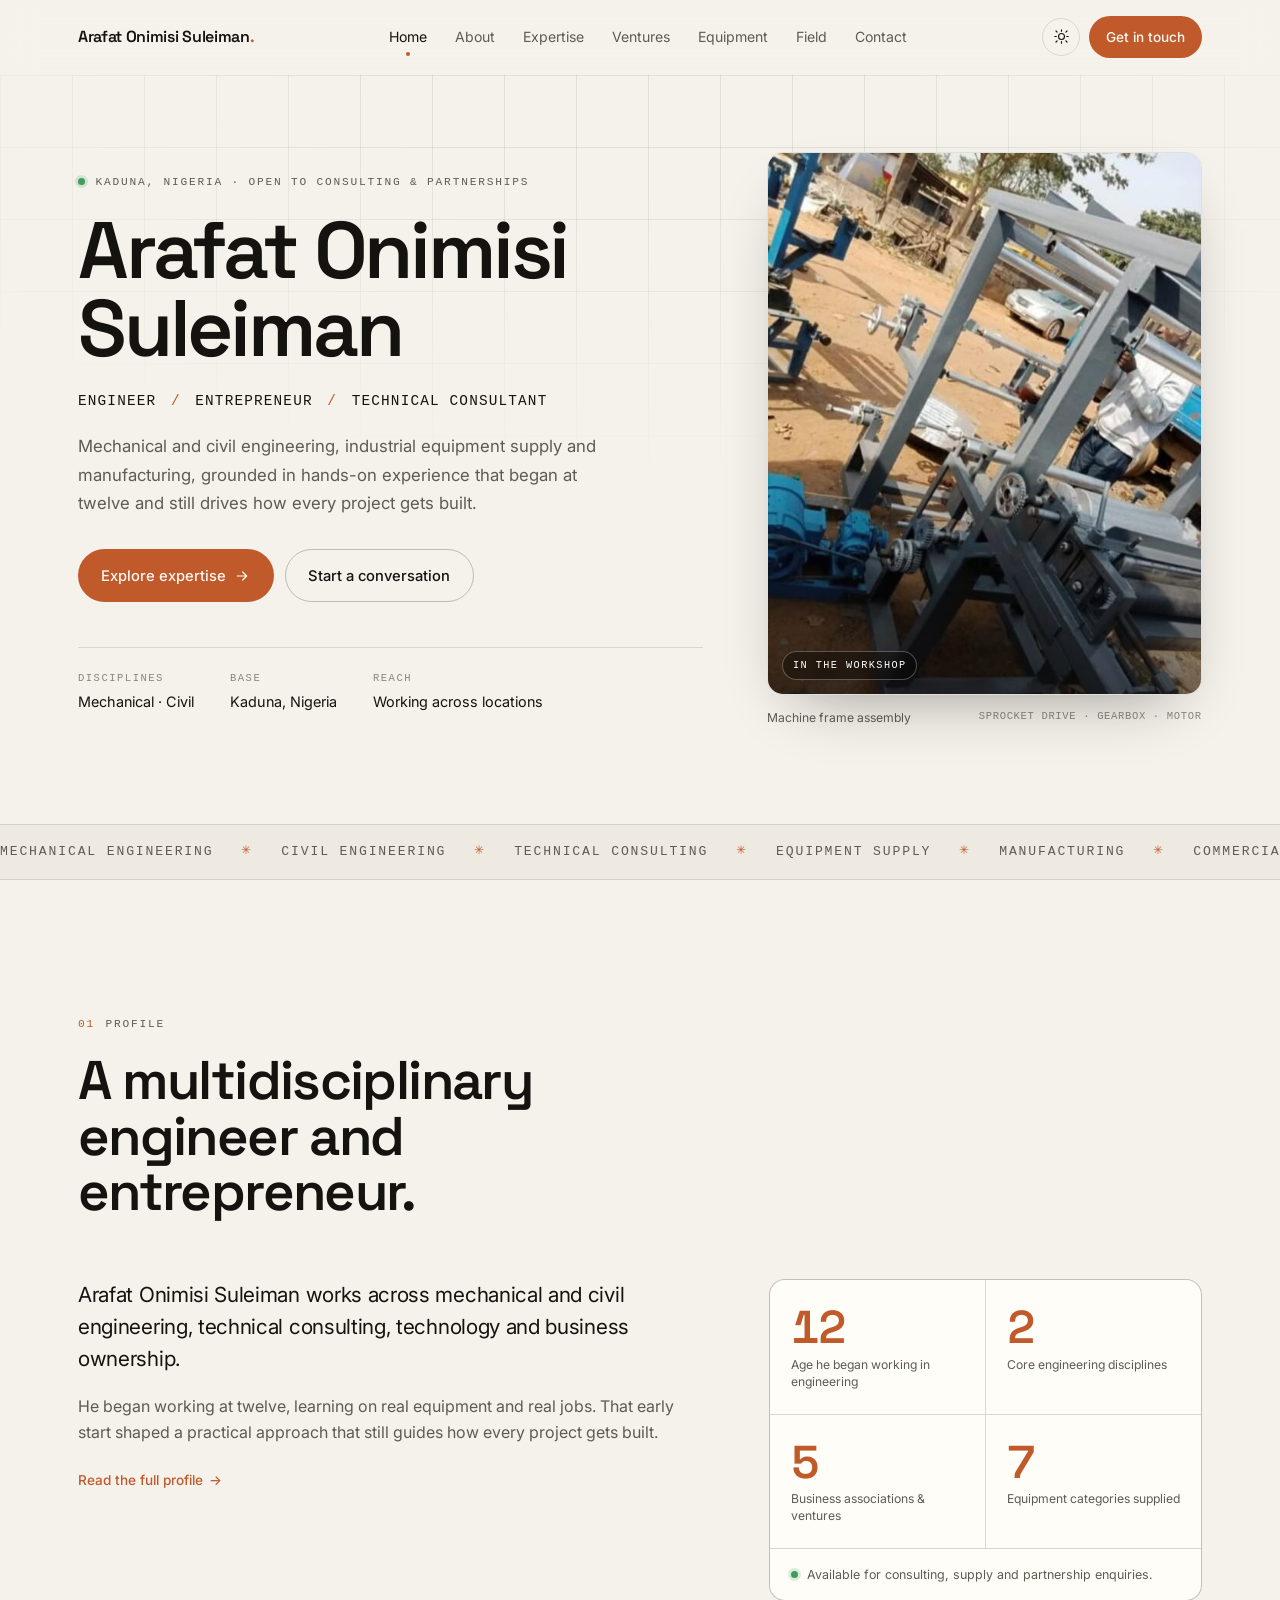
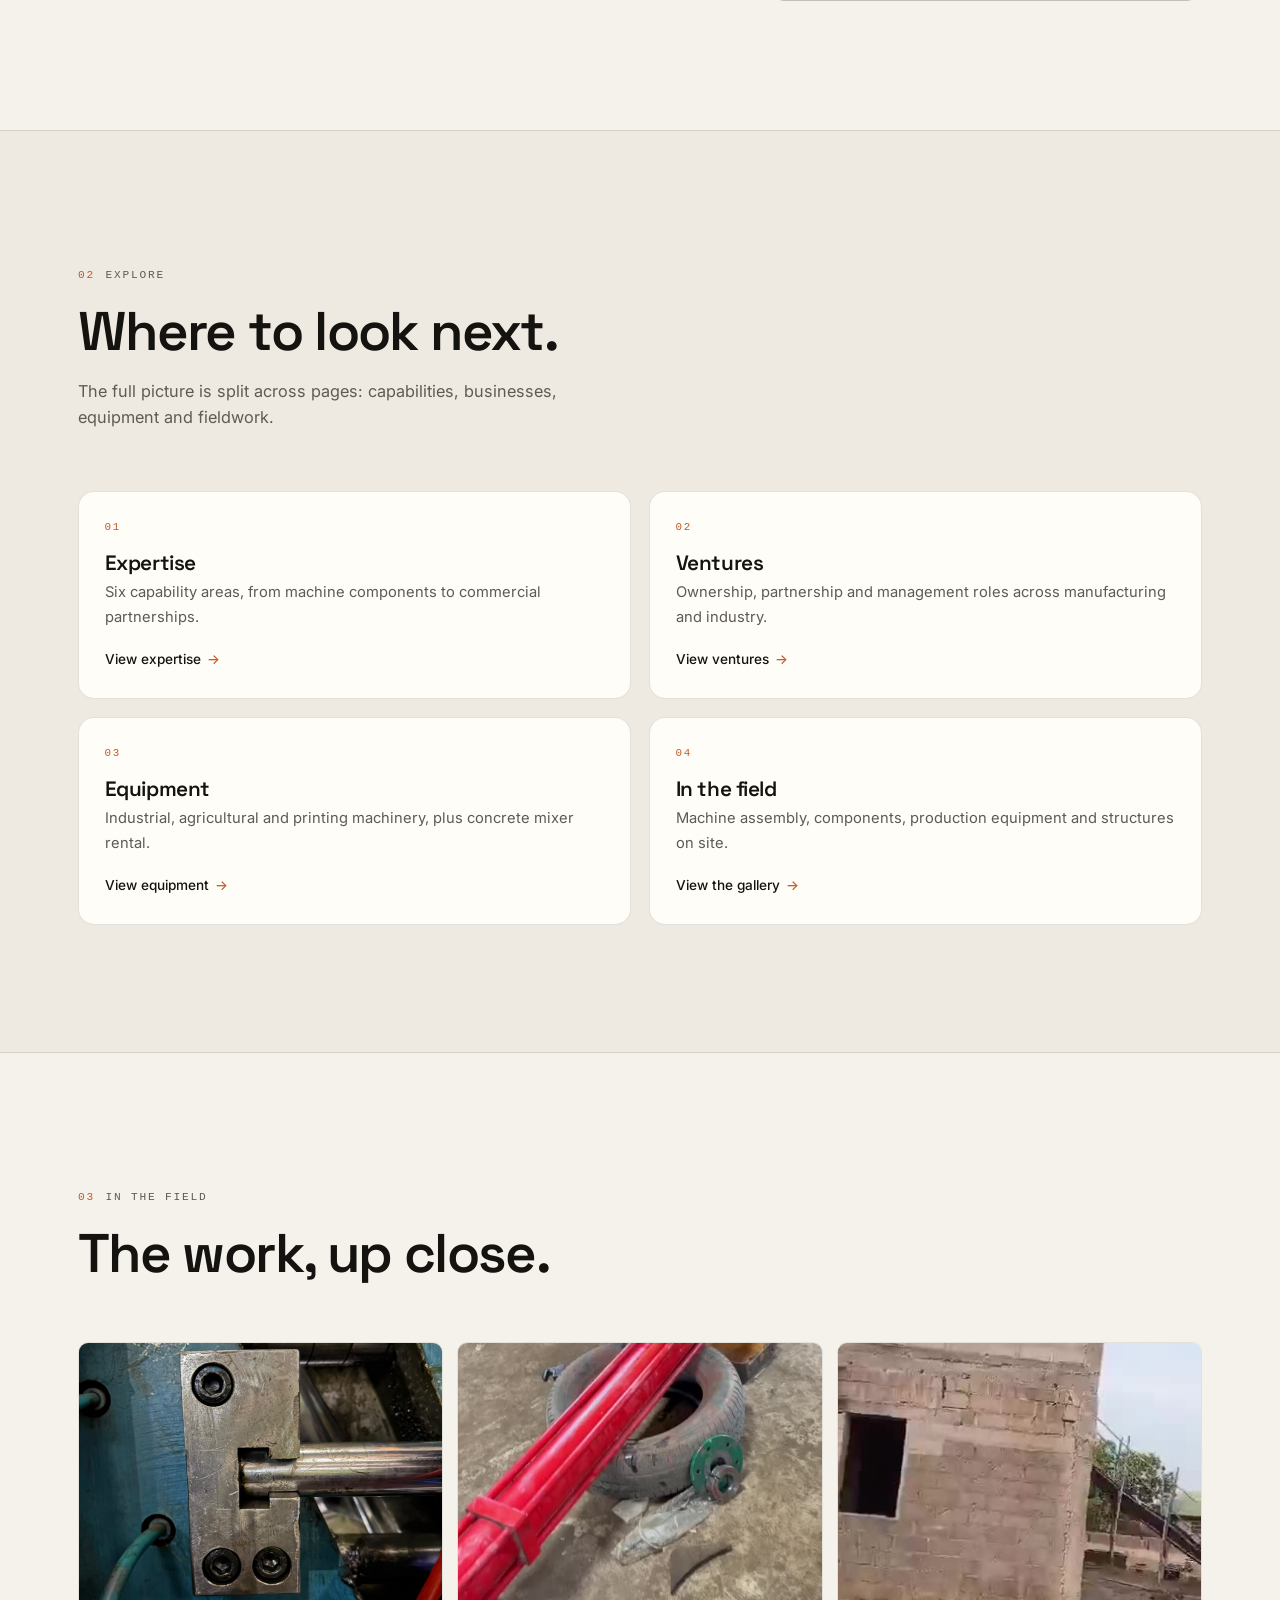
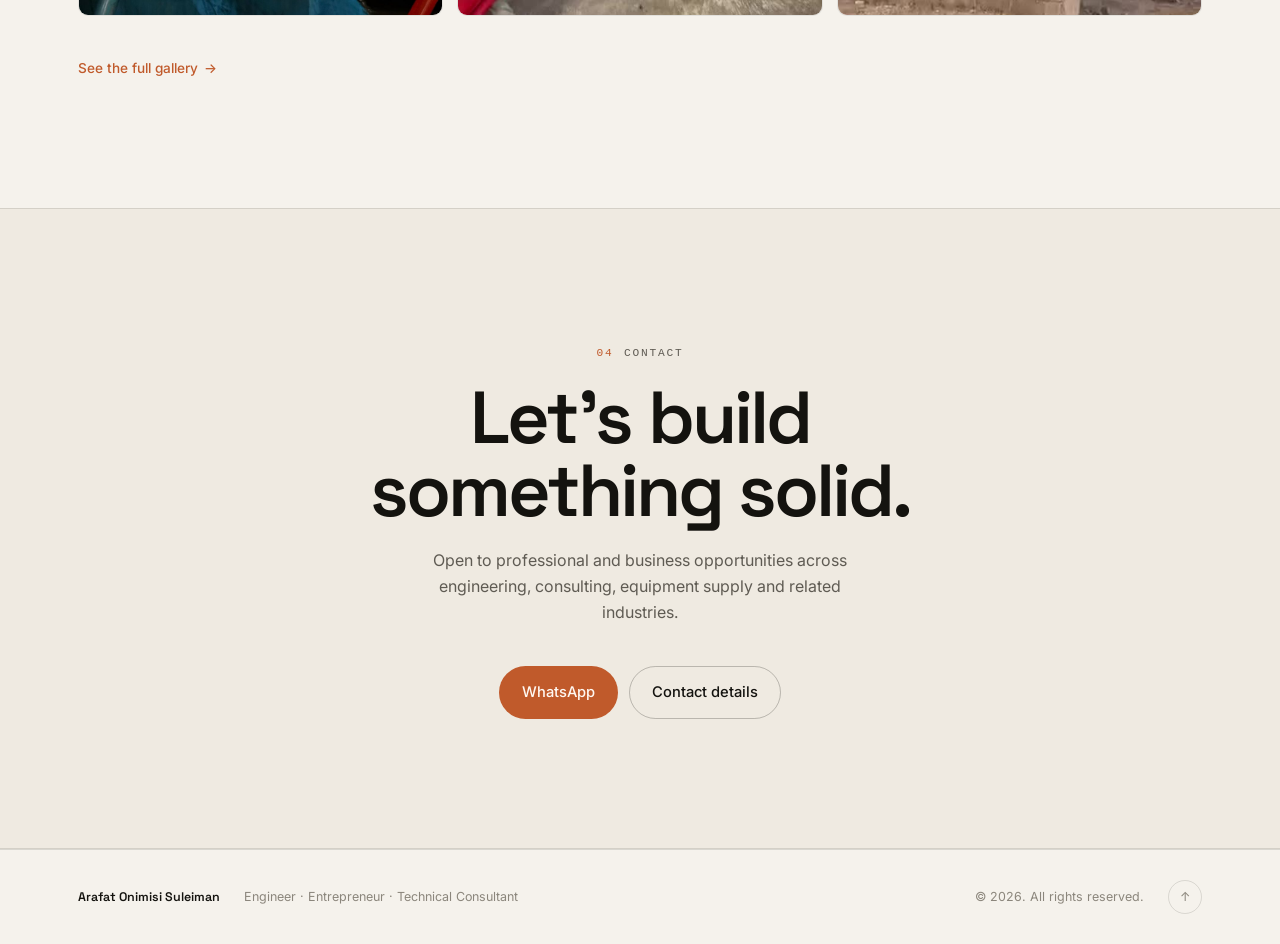
<file: index.html>
<!doctype html>
<html lang="en" data-theme="light">
<head>
  <meta charset="utf-8" />
  <meta name="viewport" content="width=device-width, initial-scale=1" />

  <title>Arafat Onimisi</title>
  <meta name="description" content="Arafat Onimisi Suleiman, mechanical and civil engineer, entrepreneur and technical consultant. Industrial equipment supply, manufacturing, block production and commercial partnerships across Nigeria." />
  <meta name="author" content="Arafat Onimisi Suleiman" />
  <meta name="theme-color" content="#f5f2ec" />

  <meta property="og:type" content="website" />
  <meta property="og:site_name" content="Arafat Onimisi" />
  <meta property="og:url" content="https://arafatonimisi.onrender.com/" />
  <meta property="og:title" content="Arafat Onimisi Suleiman | Engineer & Entrepreneur" />
  <meta property="og:description" content="Arafat Onimisi Suleiman, mechanical and civil engineer, entrepreneur and technical consultant. Industrial equipment supply, manufacturing, block production and commercial partnerships across Nigeria." />
  <meta property="og:image" content="https://arafatonimisi.onrender.com/assets/img/og-cover.png?v=2" />
  <meta property="og:image:secure_url" content="https://arafatonimisi.onrender.com/assets/img/og-cover.png?v=2" />
  <meta property="og:image:type" content="image/png" />
  <meta property="og:image:width" content="1200" />
  <meta property="og:image:height" content="630" />
  <meta property="og:image:alt" content="Monochrome abstract image supplied by Arafat Onimisi" />
  <meta name="twitter:image" content="https://arafatonimisi.onrender.com/assets/img/og-cover.png?v=2" />
  <meta name="twitter:card" content="summary_large_image" />

  <link rel="icon" href="favicon.ico" sizes="any" />
  <link rel="icon" type="image/png" sizes="32x32" href="assets/img/favicon-32.png" />
  <link rel="icon" type="image/png" sizes="192x192" href="assets/img/favicon-192.png" />
  <link rel="apple-touch-icon" href="assets/img/apple-touch-icon.png" />

  <link rel="preconnect" href="https://fonts.googleapis.com" />
  <link rel="preconnect" href="https://fonts.gstatic.com" crossorigin />
  <link href="https://fonts.googleapis.com/css2?family=Space+Grotesk:wght@400;500;600;700&family=Inter:wght@300;400;500;600&display=swap" rel="stylesheet" />

  <link rel="stylesheet" href="assets/css/styles.css" />

  <script type="application/ld+json">
  {
    "@context": "https://schema.org",
    "@type": "Person",
    "name": "Arafat Onimisi Suleiman",
    "jobTitle": "Engineer, Entrepreneur & Technical Consultant",
    "birthPlace": "Kaduna, Nigeria",
    "email": "mailto:Onimisi2005@outlook.com",
    "telephone": "+2348035453309",
    "sameAs": ["https://www.linkedin.com/in/arafat-suleiman-65b3b8356/"],
    "knowsAbout": [
      "Mechanical Engineering", "Civil Engineering", "Technical Consulting",
      "Industrial Equipment Supply", "Manufacturing", "Business Management"
    ]
  }
  </script>
</head>
<body data-page="index.html">
  <a class="skip-link" href="#main">Skip to content</a>

  <header class="site-header" id="site-header">
    <div class="container header-inner">
      <a class="brand" href="index.html" aria-label="Arafat Onimisi Suleiman, home page">
        <span class="brand-text">Arafat Onimisi Suleiman<span class="brand-dot">.</span></span>
      </a>

      <nav class="nav" id="nav" aria-label="Primary">
        <a href="index.html" aria-current="page">Home</a>
        <a href="about.html">About</a>
        <a href="expertise.html">Expertise</a>
        <a href="ventures.html">Ventures</a>
        <a href="equipment.html">Equipment</a>
        <a href="field.html">Field</a>
        <a href="contact.html">Contact</a>
      </nav>

      <div class="header-actions">
        <button class="icon-btn" id="theme-toggle" type="button" aria-label="Switch theme" aria-pressed="false">
          <svg class="ico ico-sun" viewBox="0 0 24 24" fill="none" stroke="currentColor" stroke-width="1.6" stroke-linecap="round" aria-hidden="true">
            <circle cx="12" cy="12" r="4.2"/><path d="M12 2.5v2.2M12 19.3v2.2M4.2 4.2l1.6 1.6M18.2 18.2l1.6 1.6M2.5 12h2.2M19.3 12h2.2M4.2 19.8l1.6-1.6M18.2 5.8l1.6-1.6"/>
          </svg>
          <svg class="ico ico-moon" viewBox="0 0 24 24" fill="none" stroke="currentColor" stroke-width="1.6" stroke-linecap="round" stroke-linejoin="round" aria-hidden="true">
            <path d="M20 14.2A8.4 8.4 0 0 1 9.8 4a8.6 8.6 0 1 0 10.2 10.2Z"/>
          </svg>
        </button>

        <a class="btn btn-sm btn-primary header-cta" href="contact.html">Get in touch</a>

        <button class="icon-btn menu-btn" id="menu-btn" type="button" aria-label="Open menu" aria-expanded="false" aria-controls="nav">
          <span class="menu-bars" aria-hidden="true"><i></i><i></i></span>
        </button>
      </div>
    </div>
  </header>

  <main id="main">
    <section class="hero grid-bg" id="top">
      <div class="container hero-grid">
        <div class="hero-copy">
          <p class="eyebrow reveal">
            <span class="dot-live" aria-hidden="true"></span>
            Kaduna, Nigeria · Open to consulting &amp; partnerships
          </p>

          <h1 class="hero-title reveal">
            Arafat Onimisi<br />Suleiman
          </h1>

          <p class="hero-role reveal">
            Engineer <span class="sep">/</span> Entrepreneur <span class="sep">/</span> Technical Consultant
          </p>

          <p class="hero-lede reveal">
            Mechanical and civil engineering, industrial equipment supply and
            manufacturing, grounded in hands-on experience that began at twelve
            and still drives how every project gets built.
          </p>

          <div class="hero-cta reveal">
            <a class="btn btn-primary" href="expertise.html">
              Explore expertise
              <svg viewBox="0 0 24 24" fill="none" stroke="currentColor" stroke-width="1.8" stroke-linecap="round" stroke-linejoin="round" aria-hidden="true"><path d="M5 12h13M13 6l6 6-6 6"/></svg>
            </a>
            <a class="btn btn-ghost" href="contact.html">Start a conversation</a>
          </div>

          <ul class="hero-meta reveal">
            <li><span class="meta-k">Disciplines</span><span class="meta-v">Mechanical · Civil</span></li>
            <li><span class="meta-k">Base</span><span class="meta-v">Kaduna, Nigeria</span></li>
            <li><span class="meta-k">Reach</span><span class="meta-v">Working across locations</span></li>
          </ul>
        </div>

        <figure class="hero-figure reveal">
          <div class="hero-photo">
            <img src="assets/img/hero-machine.jpg" alt="Steel machine frame with sprocket drive, gearbox and electric motor under assembly" width="563" height="743" />
            <span class="photo-badge">In the workshop</span>
          </div>
          <figcaption class="hero-cap">
            <span>Machine frame assembly</span>
            <span class="cap-meta">Sprocket drive · gearbox · motor</span>
          </figcaption>
        </figure>
      </div>
    </section>

    <div class="strip" aria-hidden="true">
      <div class="strip-track">
        <span>Mechanical Engineering</span><i>✳</i>
        <span>Civil Engineering</span><i>✳</i>
        <span>Technical Consulting</span><i>✳</i>
        <span>Equipment Supply</span><i>✳</i>
        <span>Manufacturing</span><i>✳</i>
        <span>Commercial Partnerships</span><i>✳</i>
        <span>Mechanical Engineering</span><i>✳</i>
        <span>Civil Engineering</span><i>✳</i>
        <span>Technical Consulting</span><i>✳</i>
        <span>Equipment Supply</span><i>✳</i>
        <span>Manufacturing</span><i>✳</i>
        <span>Commercial Partnerships</span><i>✳</i>
      </div>
    </div>

    <section class="section" id="profile">
      <div class="container">
        <header class="section-head reveal">
          <p class="eyebrow"><span class="idx">01</span> Profile</p>
          <h2 class="section-title">A multidisciplinary<br />engineer and entrepreneur.</h2>
        </header>

        <div class="about-grid">
          <div class="about-copy reveal">
            <p class="lede">
              Arafat Onimisi Suleiman works across mechanical and civil
              engineering, technical consulting, technology and business
              ownership.
            </p>
            <p>
              He began working at twelve, learning on real equipment and real
              jobs. That early start shaped a practical approach that still
              guides how every project gets built.
            </p>
            <a class="link-arrow" href="about.html">Read the full profile <span aria-hidden="true">→</span></a>
          </div>
          <aside class="stats reveal" aria-label="Key figures">
            <div class="stat">
              <span class="stat-num" data-count="12">0</span>
              <span class="stat-label">Age he began working in engineering</span>
            </div>
            <div class="stat">
              <span class="stat-num" data-count="2">0</span>
              <span class="stat-label">Core engineering disciplines</span>
            </div>
            <div class="stat">
              <span class="stat-num" data-count="5">0</span>
              <span class="stat-label">Business associations &amp; ventures</span>
            </div>
            <div class="stat">
              <span class="stat-num" data-count="7">0</span>
              <span class="stat-label">Equipment categories supplied</span>
            </div>
            <div class="stat-note">
              <span class="dot-live" aria-hidden="true"></span>
              Available for consulting, supply and partnership enquiries.
            </div>
          </aside>
        </div>
      </div>
    </section>

    <section class="section section-alt" id="explore">
      <div class="container">
        <header class="section-head reveal">
          <p class="eyebrow"><span class="idx">02</span> Explore</p>
          <h2 class="section-title">Where to look next.</h2>
          <p class="section-sub">The full picture is split across pages: capabilities, businesses, equipment and fieldwork.</p>
        </header>

        <div class="index-grid">
          <a class="index-card reveal" href="expertise.html">
            <span class="index-no">01</span>
            <h3>Expertise</h3>
            <p>Six capability areas, from machine components to commercial partnerships.</p>
            <span class="index-link">View expertise <span aria-hidden="true">→</span></span>
          </a>
          <a class="index-card reveal" href="ventures.html">
            <span class="index-no">02</span>
            <h3>Ventures</h3>
            <p>Ownership, partnership and management roles across manufacturing and industry.</p>
            <span class="index-link">View ventures <span aria-hidden="true">→</span></span>
          </a>
          <a class="index-card reveal" href="equipment.html">
            <span class="index-no">03</span>
            <h3>Equipment</h3>
            <p>Industrial, agricultural and printing machinery, plus concrete mixer rental.</p>
            <span class="index-link">View equipment <span aria-hidden="true">→</span></span>
          </a>
          <a class="index-card reveal" href="field.html">
            <span class="index-no">04</span>
            <h3>In the field</h3>
            <p>Machine assembly, components, production equipment and structures on site.</p>
            <span class="index-link">View the gallery <span aria-hidden="true">→</span></span>
          </a>
        </div>
      </div>
    </section>

    <section class="section" id="field-preview">
      <div class="container">
        <header class="section-head reveal">
          <p class="eyebrow"><span class="idx">03</span> In the field</p>
          <h2 class="section-title">The work, up close.</h2>
        </header>

        <div class="preview-grid reveal">
          <a href="field.html"><img src="assets/img/work/detail-die.jpg" alt="Machined steel block with hex bolts inside a blue machine housing" loading="lazy" /></a>
          <a href="field.html"><img src="assets/img/posters/machine-build.jpg" alt="Red machine component under assembly in the workshop" loading="lazy" /></a>
          <a href="field.html"><img src="assets/img/posters/block-work.jpg" alt="Concrete block structure under construction with scaffolding" loading="lazy" /></a>
        </div>

        <p class="preview-more reveal">
          <a class="link-arrow" href="field.html">See the full gallery <span aria-hidden="true">→</span></a>
        </p>
      </div>
    </section>

    <section class="section section-alt contact-band" id="contact-cta">
      <div class="container">
        <div class="contact-inner reveal">
          <p class="eyebrow"><span class="idx">04</span> Contact</p>
          <h2 class="contact-title">Let's build<br />something solid.</h2>
          <p class="contact-sub">
            Open to professional and business opportunities across engineering,
            consulting, equipment supply and related industries.
          </p>
          <div class="contact-actions">
            <a class="btn btn-primary" href="https://wa.me/2348035453309" target="_blank" rel="noopener">WhatsApp</a>
            <a class="btn btn-ghost" href="contact.html">Contact details</a>
          </div>
        </div>
      </div>
    </section>

  </main>

  <footer class="site-footer">
    <div class="container footer-inner">
      <p class="footer-name">Arafat Onimisi Suleiman</p>
      <p class="footer-note">Engineer · Entrepreneur · Technical Consultant</p>
      <p class="footer-legal">© <span id="year">2026</span>. All rights reserved.</p>
      <a class="to-top" href="#top" aria-label="Back to top">↑</a>
    </div>
  </footer>

  <script src="assets/js/main.js" defer></script>
</body>
</html>
</file>
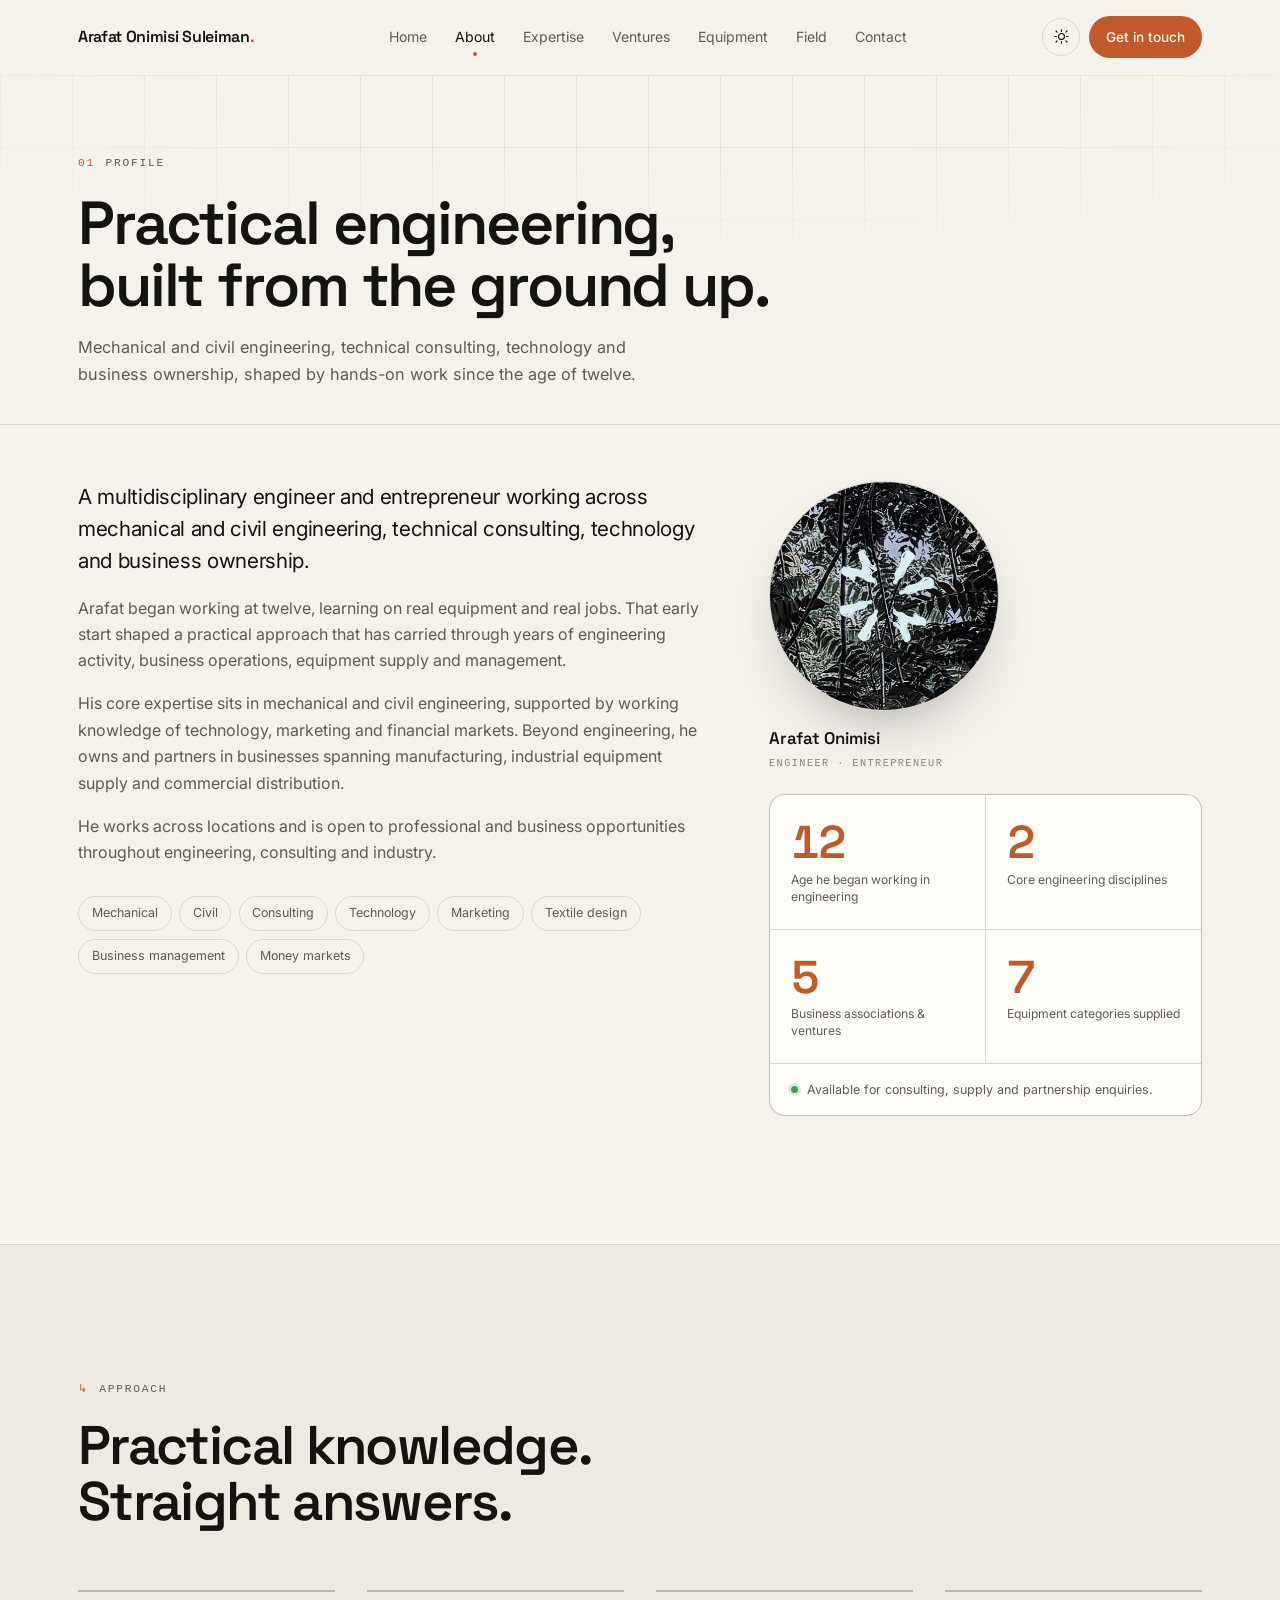
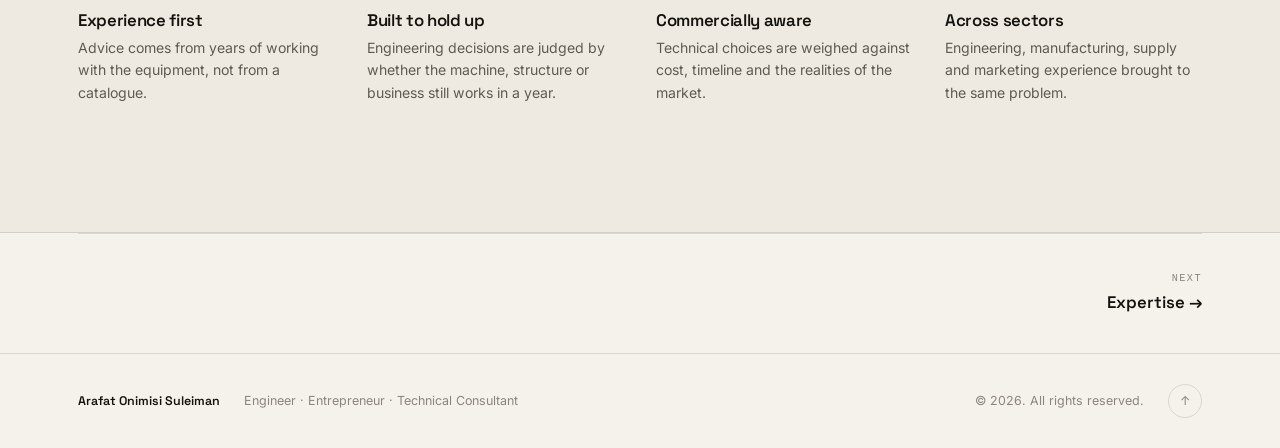
<file: about.html>
<!doctype html>
<html lang="en" data-theme="light">
<head>
  <meta charset="utf-8" />
  <meta name="viewport" content="width=device-width, initial-scale=1" />

  <title>Arafat Onimisi</title>
  <meta name="description" content="Profile of Arafat Onimisi Suleiman: a multidisciplinary engineer and entrepreneur with practical experience across mechanical and civil engineering, consulting and business." />
  <meta name="author" content="Arafat Onimisi Suleiman" />
  <meta name="theme-color" content="#f5f2ec" />

  <meta property="og:type" content="website" />
  <meta property="og:site_name" content="Arafat Onimisi" />
  <meta property="og:url" content="https://arafatonimisi.onrender.com/about.html" />
  <meta property="og:title" content="Profile | Arafat Onimisi Suleiman" />
  <meta property="og:description" content="Profile of Arafat Onimisi Suleiman: a multidisciplinary engineer and entrepreneur with practical experience across mechanical and civil engineering, consulting and business." />
  <meta property="og:image" content="https://arafatonimisi.onrender.com/assets/img/og-cover.png?v=2" />
  <meta property="og:image:secure_url" content="https://arafatonimisi.onrender.com/assets/img/og-cover.png?v=2" />
  <meta property="og:image:type" content="image/png" />
  <meta property="og:image:width" content="1200" />
  <meta property="og:image:height" content="630" />
  <meta property="og:image:alt" content="Monochrome abstract image supplied by Arafat Onimisi" />
  <meta name="twitter:image" content="https://arafatonimisi.onrender.com/assets/img/og-cover.png?v=2" />
  <meta name="twitter:card" content="summary_large_image" />

  <link rel="icon" href="favicon.ico" sizes="any" />
  <link rel="icon" type="image/png" sizes="32x32" href="assets/img/favicon-32.png" />
  <link rel="icon" type="image/png" sizes="192x192" href="assets/img/favicon-192.png" />
  <link rel="apple-touch-icon" href="assets/img/apple-touch-icon.png" />

  <link rel="preconnect" href="https://fonts.googleapis.com" />
  <link rel="preconnect" href="https://fonts.gstatic.com" crossorigin />
  <link href="https://fonts.googleapis.com/css2?family=Space+Grotesk:wght@400;500;600;700&family=Inter:wght@300;400;500;600&display=swap" rel="stylesheet" />

  <link rel="stylesheet" href="assets/css/styles.css" />

  <script type="application/ld+json">
  {
    "@context": "https://schema.org",
    "@type": "Person",
    "name": "Arafat Onimisi Suleiman",
    "jobTitle": "Engineer, Entrepreneur & Technical Consultant",
    "birthPlace": "Kaduna, Nigeria",
    "email": "mailto:Onimisi2005@outlook.com",
    "telephone": "+2348035453309",
    "sameAs": ["https://www.linkedin.com/in/arafat-suleiman-65b3b8356/"],
    "knowsAbout": [
      "Mechanical Engineering", "Civil Engineering", "Technical Consulting",
      "Industrial Equipment Supply", "Manufacturing", "Business Management"
    ]
  }
  </script>
</head>
<body data-page="about.html">
  <a class="skip-link" href="#main">Skip to content</a>

  <header class="site-header" id="site-header">
    <div class="container header-inner">
      <a class="brand" href="index.html" aria-label="Arafat Onimisi Suleiman, home page">
        <span class="brand-text">Arafat Onimisi Suleiman<span class="brand-dot">.</span></span>
      </a>

      <nav class="nav" id="nav" aria-label="Primary">
        <a href="index.html">Home</a>
        <a href="about.html" aria-current="page">About</a>
        <a href="expertise.html">Expertise</a>
        <a href="ventures.html">Ventures</a>
        <a href="equipment.html">Equipment</a>
        <a href="field.html">Field</a>
        <a href="contact.html">Contact</a>
      </nav>

      <div class="header-actions">
        <button class="icon-btn" id="theme-toggle" type="button" aria-label="Switch theme" aria-pressed="false">
          <svg class="ico ico-sun" viewBox="0 0 24 24" fill="none" stroke="currentColor" stroke-width="1.6" stroke-linecap="round" aria-hidden="true">
            <circle cx="12" cy="12" r="4.2"/><path d="M12 2.5v2.2M12 19.3v2.2M4.2 4.2l1.6 1.6M18.2 18.2l1.6 1.6M2.5 12h2.2M19.3 12h2.2M4.2 19.8l1.6-1.6M18.2 5.8l1.6-1.6"/>
          </svg>
          <svg class="ico ico-moon" viewBox="0 0 24 24" fill="none" stroke="currentColor" stroke-width="1.6" stroke-linecap="round" stroke-linejoin="round" aria-hidden="true">
            <path d="M20 14.2A8.4 8.4 0 0 1 9.8 4a8.6 8.6 0 1 0 10.2 10.2Z"/>
          </svg>
        </button>

        <a class="btn btn-sm btn-primary header-cta" href="contact.html">Get in touch</a>

        <button class="icon-btn menu-btn" id="menu-btn" type="button" aria-label="Open menu" aria-expanded="false" aria-controls="nav">
          <span class="menu-bars" aria-hidden="true"><i></i><i></i></span>
        </button>
      </div>
    </div>
  </header>

  <main id="main">
    <section class="page-head grid-bg" id="top">
      <div class="container">
        <p class="eyebrow"><span class="idx">01</span> Profile</p>
        <h1 class="page-title">Practical engineering,<br />built from the ground up.</h1>
        <p class="page-sub">Mechanical and civil engineering, technical consulting, technology and business ownership, shaped by hands-on work since the age of twelve.</p>
      </div>
    </section>

    <section class="section">
      <div class="container">
        <div class="about-grid">
          <div class="about-copy reveal">
            <p class="lede">
              A multidisciplinary engineer and entrepreneur working across
              mechanical and civil engineering, technical consulting, technology
              and business ownership.
            </p>
            <p>
              Arafat began working at twelve, learning on real equipment and real
              jobs. That early start shaped a practical approach that has carried
              through years of engineering activity, business operations,
              equipment supply and management.
            </p>
            <p>
              His core expertise sits in mechanical and civil engineering,
              supported by working knowledge of technology, marketing and
              financial markets. Beyond engineering, he owns and partners in
              businesses spanning manufacturing, industrial equipment supply and
              commercial distribution.
            </p>
            <p>
              He works across locations and is open to professional and business
              opportunities throughout engineering, consulting and industry.
            </p>
            <ul class="tag-row">
              <li>Mechanical</li>
              <li>Civil</li>
              <li>Consulting</li>
              <li>Technology</li>
              <li>Marketing</li>
              <li>Textile design</li>
              <li>Business management</li>
              <li>Money markets</li>
            </ul>
          </div>
          <div class="about-side">
            <figure class="profile-card reveal">
              <img src="assets/img/portrait.jpg" alt="Monochrome abstract image used to represent Arafat Onimisi Suleiman" width="461" height="452" />
              <figcaption>
                <span class="profile-name">Arafat Onimisi</span>
                <span class="profile-role">Engineer · Entrepreneur</span>
              </figcaption>
            </figure>

            <aside class="stats reveal" aria-label="Key figures">
              <div class="stat">
                <span class="stat-num" data-count="12">0</span>
                <span class="stat-label">Age he began working in engineering</span>
              </div>
              <div class="stat">
                <span class="stat-num" data-count="2">0</span>
                <span class="stat-label">Core engineering disciplines</span>
              </div>
              <div class="stat">
                <span class="stat-num" data-count="5">0</span>
                <span class="stat-label">Business associations &amp; ventures</span>
              </div>
              <div class="stat">
                <span class="stat-num" data-count="7">0</span>
                <span class="stat-label">Equipment categories supplied</span>
              </div>
              <div class="stat-note">
                <span class="dot-live" aria-hidden="true"></span>
                Available for consulting, supply and partnership enquiries.
              </div>
            </aside>
          </div>
        </div>
      </div>
    </section>

    <section class="section section-alt" id="approach">
      <div class="container">
        <header class="section-head reveal">
          <p class="eyebrow"><span class="idx">↳</span> Approach</p>
          <h2 class="section-title">Practical knowledge.<br />Straight answers.</h2>
        </header>

        <div class="approach-grid">
          <div class="approach-item reveal">
            <h3>Experience first</h3>
            <p>Advice comes from years of working with the equipment, not from a catalogue.</p>
          </div>
          <div class="approach-item reveal">
            <h3>Built to hold up</h3>
            <p>Engineering decisions are judged by whether the machine, structure or business still works in a year.</p>
          </div>
          <div class="approach-item reveal">
            <h3>Commercially aware</h3>
            <p>Technical choices are weighed against cost, timeline and the realities of the market.</p>
          </div>
          <div class="approach-item reveal">
            <h3>Across sectors</h3>
            <p>Engineering, manufacturing, supply and marketing experience brought to the same problem.</p>
          </div>
        </div>
      </div>
    </section>

    <div class="container">
      <nav class="pager" aria-label="Page navigation">
      <a class="pager-link pager-next" href="expertise.html"><span class="pager-k">Next</span><span class="pager-v">Expertise →</span></a>
      </nav>
    </div>

  </main>

  <footer class="site-footer">
    <div class="container footer-inner">
      <p class="footer-name">Arafat Onimisi Suleiman</p>
      <p class="footer-note">Engineer · Entrepreneur · Technical Consultant</p>
      <p class="footer-legal">© <span id="year">2026</span>. All rights reserved.</p>
      <a class="to-top" href="#top" aria-label="Back to top">↑</a>
    </div>
  </footer>

  <script src="assets/js/main.js" defer></script>
</body>
</html>
</file>
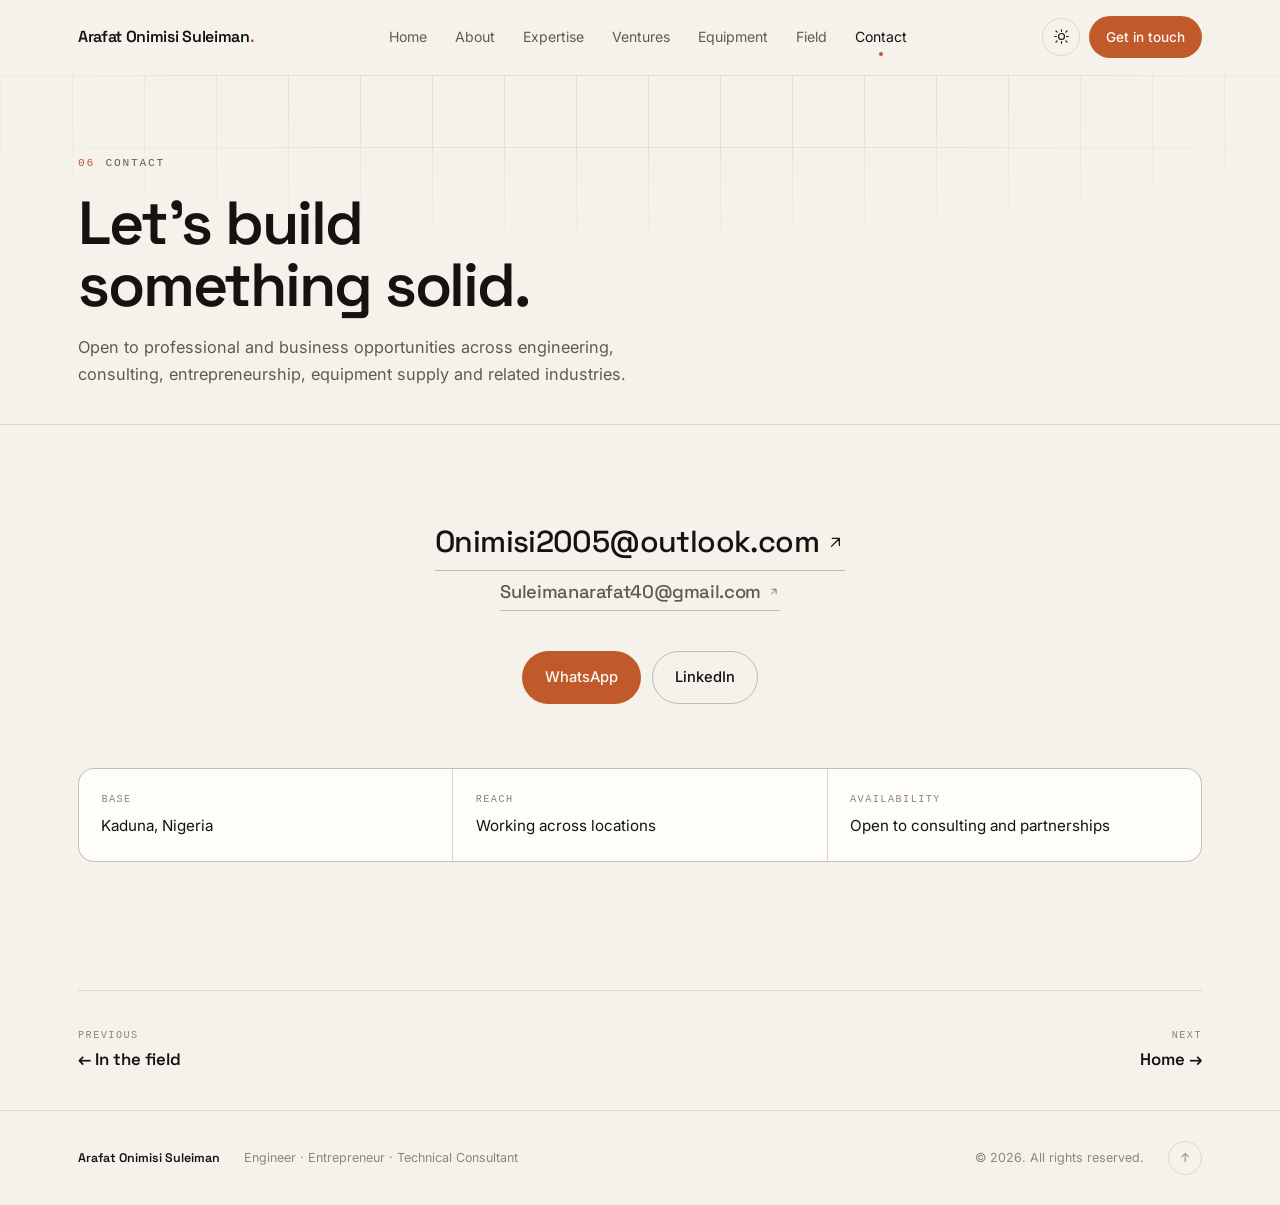
<file: contact.html>
<!doctype html>
<html lang="en" data-theme="light">
<head>
  <meta charset="utf-8" />
  <meta name="viewport" content="width=device-width, initial-scale=1" />

  <title>Arafat Onimisi</title>
  <meta name="description" content="Get in touch with Arafat Onimisi Suleiman by email, WhatsApp or LinkedIn." />
  <meta name="author" content="Arafat Onimisi Suleiman" />
  <meta name="theme-color" content="#f5f2ec" />

  <meta property="og:type" content="website" />
  <meta property="og:site_name" content="Arafat Onimisi" />
  <meta property="og:url" content="https://arafatonimisi.onrender.com/contact.html" />
  <meta property="og:title" content="Contact | Arafat Onimisi Suleiman" />
  <meta property="og:description" content="Get in touch with Arafat Onimisi Suleiman by email, WhatsApp or LinkedIn." />
  <meta property="og:image" content="https://arafatonimisi.onrender.com/assets/img/og-cover.png?v=2" />
  <meta property="og:image:secure_url" content="https://arafatonimisi.onrender.com/assets/img/og-cover.png?v=2" />
  <meta property="og:image:type" content="image/png" />
  <meta property="og:image:width" content="1200" />
  <meta property="og:image:height" content="630" />
  <meta property="og:image:alt" content="Monochrome abstract image supplied by Arafat Onimisi" />
  <meta name="twitter:image" content="https://arafatonimisi.onrender.com/assets/img/og-cover.png?v=2" />
  <meta name="twitter:card" content="summary_large_image" />

  <link rel="icon" href="favicon.ico" sizes="any" />
  <link rel="icon" type="image/png" sizes="32x32" href="assets/img/favicon-32.png" />
  <link rel="icon" type="image/png" sizes="192x192" href="assets/img/favicon-192.png" />
  <link rel="apple-touch-icon" href="assets/img/apple-touch-icon.png" />

  <link rel="preconnect" href="https://fonts.googleapis.com" />
  <link rel="preconnect" href="https://fonts.gstatic.com" crossorigin />
  <link href="https://fonts.googleapis.com/css2?family=Space+Grotesk:wght@400;500;600;700&family=Inter:wght@300;400;500;600&display=swap" rel="stylesheet" />

  <link rel="stylesheet" href="assets/css/styles.css" />

  <script type="application/ld+json">
  {
    "@context": "https://schema.org",
    "@type": "Person",
    "name": "Arafat Onimisi Suleiman",
    "jobTitle": "Engineer, Entrepreneur & Technical Consultant",
    "birthPlace": "Kaduna, Nigeria",
    "email": "mailto:Onimisi2005@outlook.com",
    "telephone": "+2348035453309",
    "sameAs": ["https://www.linkedin.com/in/arafat-suleiman-65b3b8356/"],
    "knowsAbout": [
      "Mechanical Engineering", "Civil Engineering", "Technical Consulting",
      "Industrial Equipment Supply", "Manufacturing", "Business Management"
    ]
  }
  </script>
</head>
<body data-page="contact.html">
  <a class="skip-link" href="#main">Skip to content</a>

  <header class="site-header" id="site-header">
    <div class="container header-inner">
      <a class="brand" href="index.html" aria-label="Arafat Onimisi Suleiman, home page">
        <span class="brand-text">Arafat Onimisi Suleiman<span class="brand-dot">.</span></span>
      </a>

      <nav class="nav" id="nav" aria-label="Primary">
        <a href="index.html">Home</a>
        <a href="about.html">About</a>
        <a href="expertise.html">Expertise</a>
        <a href="ventures.html">Ventures</a>
        <a href="equipment.html">Equipment</a>
        <a href="field.html">Field</a>
        <a href="contact.html" aria-current="page">Contact</a>
      </nav>

      <div class="header-actions">
        <button class="icon-btn" id="theme-toggle" type="button" aria-label="Switch theme" aria-pressed="false">
          <svg class="ico ico-sun" viewBox="0 0 24 24" fill="none" stroke="currentColor" stroke-width="1.6" stroke-linecap="round" aria-hidden="true">
            <circle cx="12" cy="12" r="4.2"/><path d="M12 2.5v2.2M12 19.3v2.2M4.2 4.2l1.6 1.6M18.2 18.2l1.6 1.6M2.5 12h2.2M19.3 12h2.2M4.2 19.8l1.6-1.6M18.2 5.8l1.6-1.6"/>
          </svg>
          <svg class="ico ico-moon" viewBox="0 0 24 24" fill="none" stroke="currentColor" stroke-width="1.6" stroke-linecap="round" stroke-linejoin="round" aria-hidden="true">
            <path d="M20 14.2A8.4 8.4 0 0 1 9.8 4a8.6 8.6 0 1 0 10.2 10.2Z"/>
          </svg>
        </button>

        <a class="btn btn-sm btn-primary header-cta" href="contact.html">Get in touch</a>

        <button class="icon-btn menu-btn" id="menu-btn" type="button" aria-label="Open menu" aria-expanded="false" aria-controls="nav">
          <span class="menu-bars" aria-hidden="true"><i></i><i></i></span>
        </button>
      </div>
    </div>
  </header>

  <main id="main">
    <section class="page-head grid-bg" id="top">
      <div class="container">
        <p class="eyebrow"><span class="idx">06</span> Contact</p>
        <h1 class="page-title">Let's build<br />something solid.</h1>
        <p class="page-sub">Open to professional and business opportunities across engineering, consulting, entrepreneurship, equipment supply and related industries.</p>
      </div>
    </section>

    <section class="section">
      <div class="container">
        <div class="contact-inner reveal">
          <div class="contact-links">
            <a class="contact-mail" href="mailto:Onimisi2005@outlook.com">
              Onimisi2005@outlook.com
              <svg viewBox="0 0 24 24" fill="none" stroke="currentColor" stroke-width="1.6" stroke-linecap="round" stroke-linejoin="round" aria-hidden="true"><path d="M7 17 17 7M8 7h9v9"/></svg>
            </a>
            <a class="contact-mail contact-mail--sm" href="mailto:Suleimanarafat40@gmail.com">
              Suleimanarafat40@gmail.com
              <svg viewBox="0 0 24 24" fill="none" stroke="currentColor" stroke-width="1.6" stroke-linecap="round" stroke-linejoin="round" aria-hidden="true"><path d="M7 17 17 7M8 7h9v9"/></svg>
            </a>
          </div>

          <div class="contact-actions">
            <a class="btn btn-primary" href="https://wa.me/2348035453309" target="_blank" rel="noopener">
              WhatsApp
            </a>
            <a class="btn btn-ghost" href="https://www.linkedin.com/in/arafat-suleiman-65b3b8356/" target="_blank" rel="noopener">
              LinkedIn
            </a>
          </div>
        </div>

        <div class="info-grid reveal">
          <div class="info-cell">
            <span class="info-k">Base</span>
            <span class="info-v">Kaduna, Nigeria</span>
          </div>
          <div class="info-cell">
            <span class="info-k">Reach</span>
            <span class="info-v">Working across locations</span>
          </div>
          <div class="info-cell">
            <span class="info-k">Availability</span>
            <span class="info-v">Open to consulting and partnerships</span>
          </div>
        </div>
      </div>
    </section>

    <div class="container">
      <nav class="pager" aria-label="Page navigation">
      <a class="pager-link pager-prev" href="field.html"><span class="pager-k">Previous</span><span class="pager-v">← In the field</span></a>
      <a class="pager-link pager-next" href="index.html"><span class="pager-k">Next</span><span class="pager-v">Home →</span></a>
      </nav>
    </div>

  </main>

  <footer class="site-footer">
    <div class="container footer-inner">
      <p class="footer-name">Arafat Onimisi Suleiman</p>
      <p class="footer-note">Engineer · Entrepreneur · Technical Consultant</p>
      <p class="footer-legal">© <span id="year">2026</span>. All rights reserved.</p>
      <a class="to-top" href="#top" aria-label="Back to top">↑</a>
    </div>
  </footer>

  <script src="assets/js/main.js" defer></script>
</body>
</html>
</file>
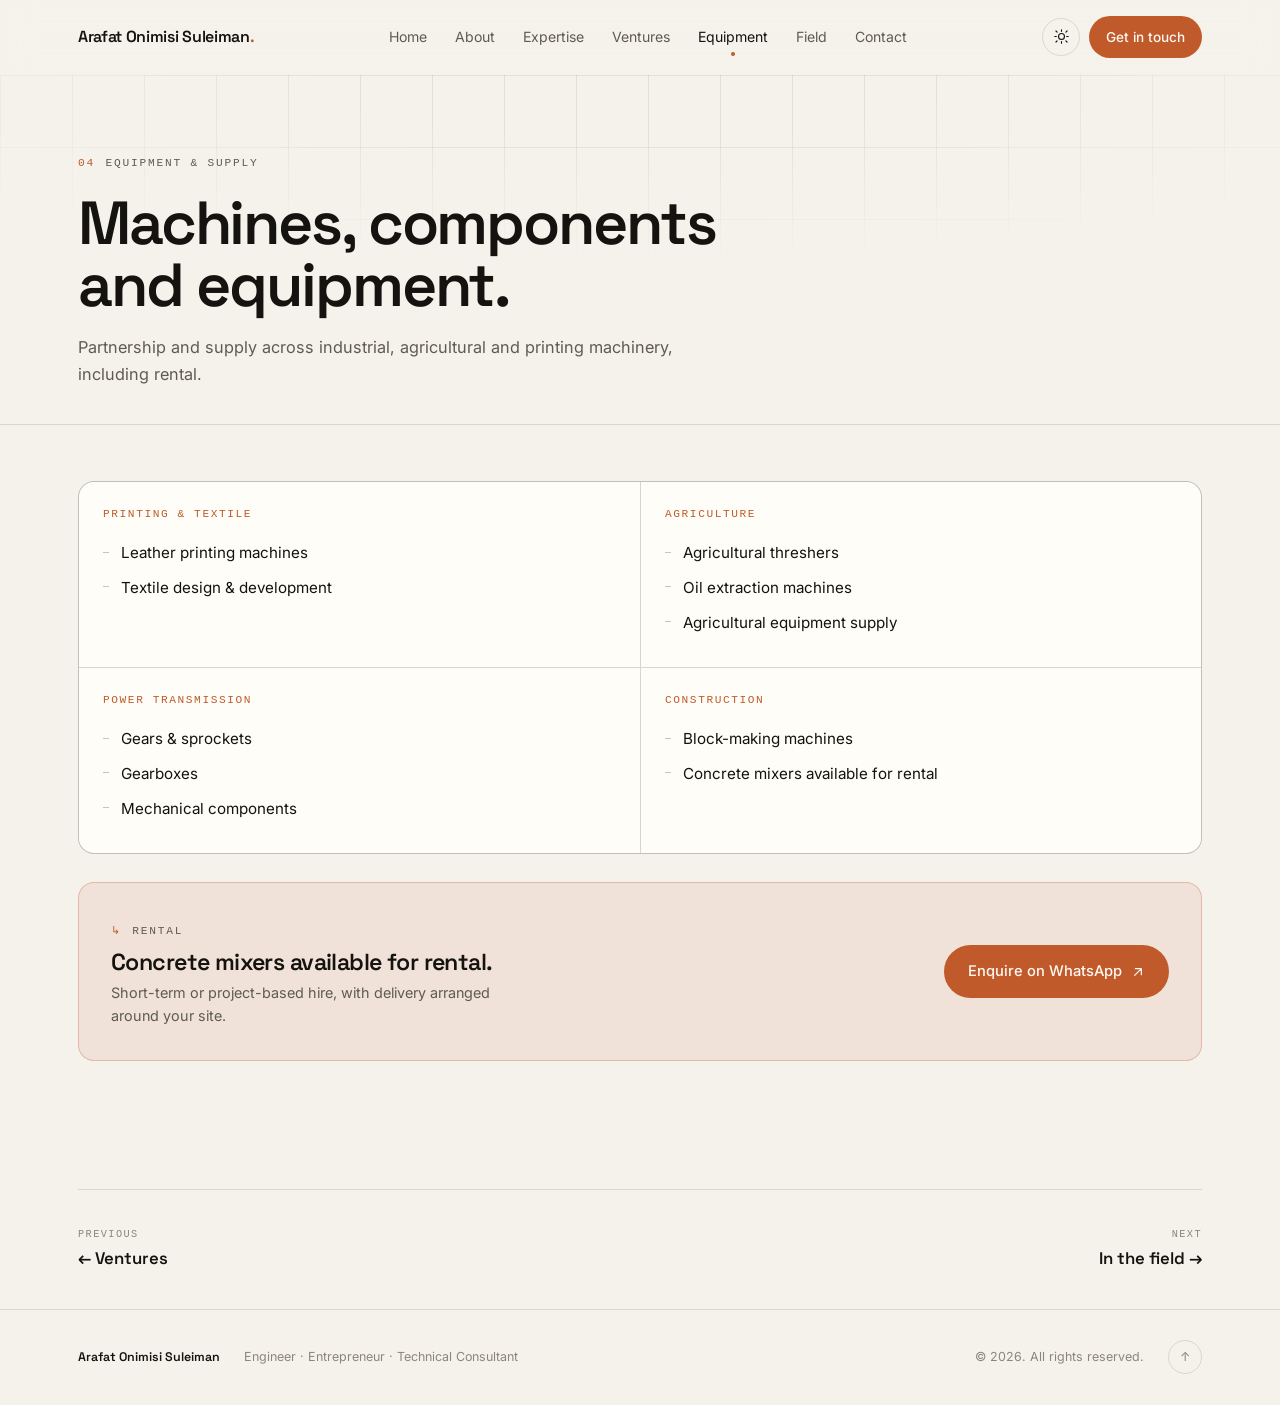
<file: equipment.html>
<!doctype html>
<html lang="en" data-theme="light">
<head>
  <meta charset="utf-8" />
  <meta name="viewport" content="width=device-width, initial-scale=1" />

  <title>Arafat Onimisi</title>
  <meta name="description" content="Industrial, agricultural and printing machinery supply, power transmission components, block-making machines and concrete mixer rental." />
  <meta name="author" content="Arafat Onimisi Suleiman" />
  <meta name="theme-color" content="#f5f2ec" />

  <meta property="og:type" content="website" />
  <meta property="og:site_name" content="Arafat Onimisi" />
  <meta property="og:url" content="https://arafatonimisi.onrender.com/equipment.html" />
  <meta property="og:title" content="Equipment & Supply | Arafat Onimisi Suleiman" />
  <meta property="og:description" content="Industrial, agricultural and printing machinery supply, power transmission components, block-making machines and concrete mixer rental." />
  <meta property="og:image" content="https://arafatonimisi.onrender.com/assets/img/og-cover.png?v=2" />
  <meta property="og:image:secure_url" content="https://arafatonimisi.onrender.com/assets/img/og-cover.png?v=2" />
  <meta property="og:image:type" content="image/png" />
  <meta property="og:image:width" content="1200" />
  <meta property="og:image:height" content="630" />
  <meta property="og:image:alt" content="Monochrome abstract image supplied by Arafat Onimisi" />
  <meta name="twitter:image" content="https://arafatonimisi.onrender.com/assets/img/og-cover.png?v=2" />
  <meta name="twitter:card" content="summary_large_image" />

  <link rel="icon" href="favicon.ico" sizes="any" />
  <link rel="icon" type="image/png" sizes="32x32" href="assets/img/favicon-32.png" />
  <link rel="icon" type="image/png" sizes="192x192" href="assets/img/favicon-192.png" />
  <link rel="apple-touch-icon" href="assets/img/apple-touch-icon.png" />

  <link rel="preconnect" href="https://fonts.googleapis.com" />
  <link rel="preconnect" href="https://fonts.gstatic.com" crossorigin />
  <link href="https://fonts.googleapis.com/css2?family=Space+Grotesk:wght@400;500;600;700&family=Inter:wght@300;400;500;600&display=swap" rel="stylesheet" />

  <link rel="stylesheet" href="assets/css/styles.css" />

  <script type="application/ld+json">
  {
    "@context": "https://schema.org",
    "@type": "Person",
    "name": "Arafat Onimisi Suleiman",
    "jobTitle": "Engineer, Entrepreneur & Technical Consultant",
    "birthPlace": "Kaduna, Nigeria",
    "email": "mailto:Onimisi2005@outlook.com",
    "telephone": "+2348035453309",
    "sameAs": ["https://www.linkedin.com/in/arafat-suleiman-65b3b8356/"],
    "knowsAbout": [
      "Mechanical Engineering", "Civil Engineering", "Technical Consulting",
      "Industrial Equipment Supply", "Manufacturing", "Business Management"
    ]
  }
  </script>
</head>
<body data-page="equipment.html">
  <a class="skip-link" href="#main">Skip to content</a>

  <header class="site-header" id="site-header">
    <div class="container header-inner">
      <a class="brand" href="index.html" aria-label="Arafat Onimisi Suleiman, home page">
        <span class="brand-text">Arafat Onimisi Suleiman<span class="brand-dot">.</span></span>
      </a>

      <nav class="nav" id="nav" aria-label="Primary">
        <a href="index.html">Home</a>
        <a href="about.html">About</a>
        <a href="expertise.html">Expertise</a>
        <a href="ventures.html">Ventures</a>
        <a href="equipment.html" aria-current="page">Equipment</a>
        <a href="field.html">Field</a>
        <a href="contact.html">Contact</a>
      </nav>

      <div class="header-actions">
        <button class="icon-btn" id="theme-toggle" type="button" aria-label="Switch theme" aria-pressed="false">
          <svg class="ico ico-sun" viewBox="0 0 24 24" fill="none" stroke="currentColor" stroke-width="1.6" stroke-linecap="round" aria-hidden="true">
            <circle cx="12" cy="12" r="4.2"/><path d="M12 2.5v2.2M12 19.3v2.2M4.2 4.2l1.6 1.6M18.2 18.2l1.6 1.6M2.5 12h2.2M19.3 12h2.2M4.2 19.8l1.6-1.6M18.2 5.8l1.6-1.6"/>
          </svg>
          <svg class="ico ico-moon" viewBox="0 0 24 24" fill="none" stroke="currentColor" stroke-width="1.6" stroke-linecap="round" stroke-linejoin="round" aria-hidden="true">
            <path d="M20 14.2A8.4 8.4 0 0 1 9.8 4a8.6 8.6 0 1 0 10.2 10.2Z"/>
          </svg>
        </button>

        <a class="btn btn-sm btn-primary header-cta" href="contact.html">Get in touch</a>

        <button class="icon-btn menu-btn" id="menu-btn" type="button" aria-label="Open menu" aria-expanded="false" aria-controls="nav">
          <span class="menu-bars" aria-hidden="true"><i></i><i></i></span>
        </button>
      </div>
    </div>
  </header>

  <main id="main">
    <section class="page-head grid-bg" id="top">
      <div class="container">
        <p class="eyebrow"><span class="idx">04</span> Equipment &amp; supply</p>
        <h1 class="page-title">Machines, components<br />and equipment.</h1>
        <p class="page-sub">Partnership and supply across industrial, agricultural and printing machinery, including rental.</p>
      </div>
    </section>

    <section class="section">
      <div class="container">
        <div class="equip-grid">
          <div class="equip-group reveal">
            <h2>Printing &amp; textile</h2>
            <ul>
              <li>Leather printing machines</li>
              <li>Textile design &amp; development</li>
            </ul>
          </div>
          <div class="equip-group reveal">
            <h2>Agriculture</h2>
            <ul>
              <li>Agricultural threshers</li>
              <li>Oil extraction machines</li>
              <li>Agricultural equipment supply</li>
            </ul>
          </div>
          <div class="equip-group reveal">
            <h2>Power transmission</h2>
            <ul>
              <li>Gears &amp; sprockets</li>
              <li>Gearboxes</li>
              <li>Mechanical components</li>
            </ul>
          </div>
          <div class="equip-group reveal">
            <h2>Construction</h2>
            <ul>
              <li>Block-making machines</li>
              <li>Concrete mixers available for rental</li>
            </ul>
          </div>
        </div>

        <div class="equip-callout reveal">
          <div class="callout-copy">
            <p class="eyebrow"><span class="idx">↳</span> Rental</p>
            <h2>Concrete mixers available for rental.</h2>
            <p>Short-term or project-based hire, with delivery arranged around your site.</p>
          </div>
          <a class="btn btn-primary" href="https://wa.me/2348035453309?text=Hello%20Arafat%2C%20I%27d%20like%20to%20enquire%20about%20concrete%20mixer%20rental." target="_blank" rel="noopener">
            Enquire on WhatsApp
            <svg viewBox="0 0 24 24" fill="none" stroke="currentColor" stroke-width="1.8" stroke-linecap="round" stroke-linejoin="round" aria-hidden="true"><path d="M7 17 17 7M8 7h9v9"/></svg>
          </a>
        </div>
      </div>
    </section>

    <div class="container">
      <nav class="pager" aria-label="Page navigation">
      <a class="pager-link pager-prev" href="ventures.html"><span class="pager-k">Previous</span><span class="pager-v">← Ventures</span></a>
      <a class="pager-link pager-next" href="field.html"><span class="pager-k">Next</span><span class="pager-v">In the field →</span></a>
      </nav>
    </div>

  </main>

  <footer class="site-footer">
    <div class="container footer-inner">
      <p class="footer-name">Arafat Onimisi Suleiman</p>
      <p class="footer-note">Engineer · Entrepreneur · Technical Consultant</p>
      <p class="footer-legal">© <span id="year">2026</span>. All rights reserved.</p>
      <a class="to-top" href="#top" aria-label="Back to top">↑</a>
    </div>
  </footer>

  <script src="assets/js/main.js" defer></script>
</body>
</html>
</file>
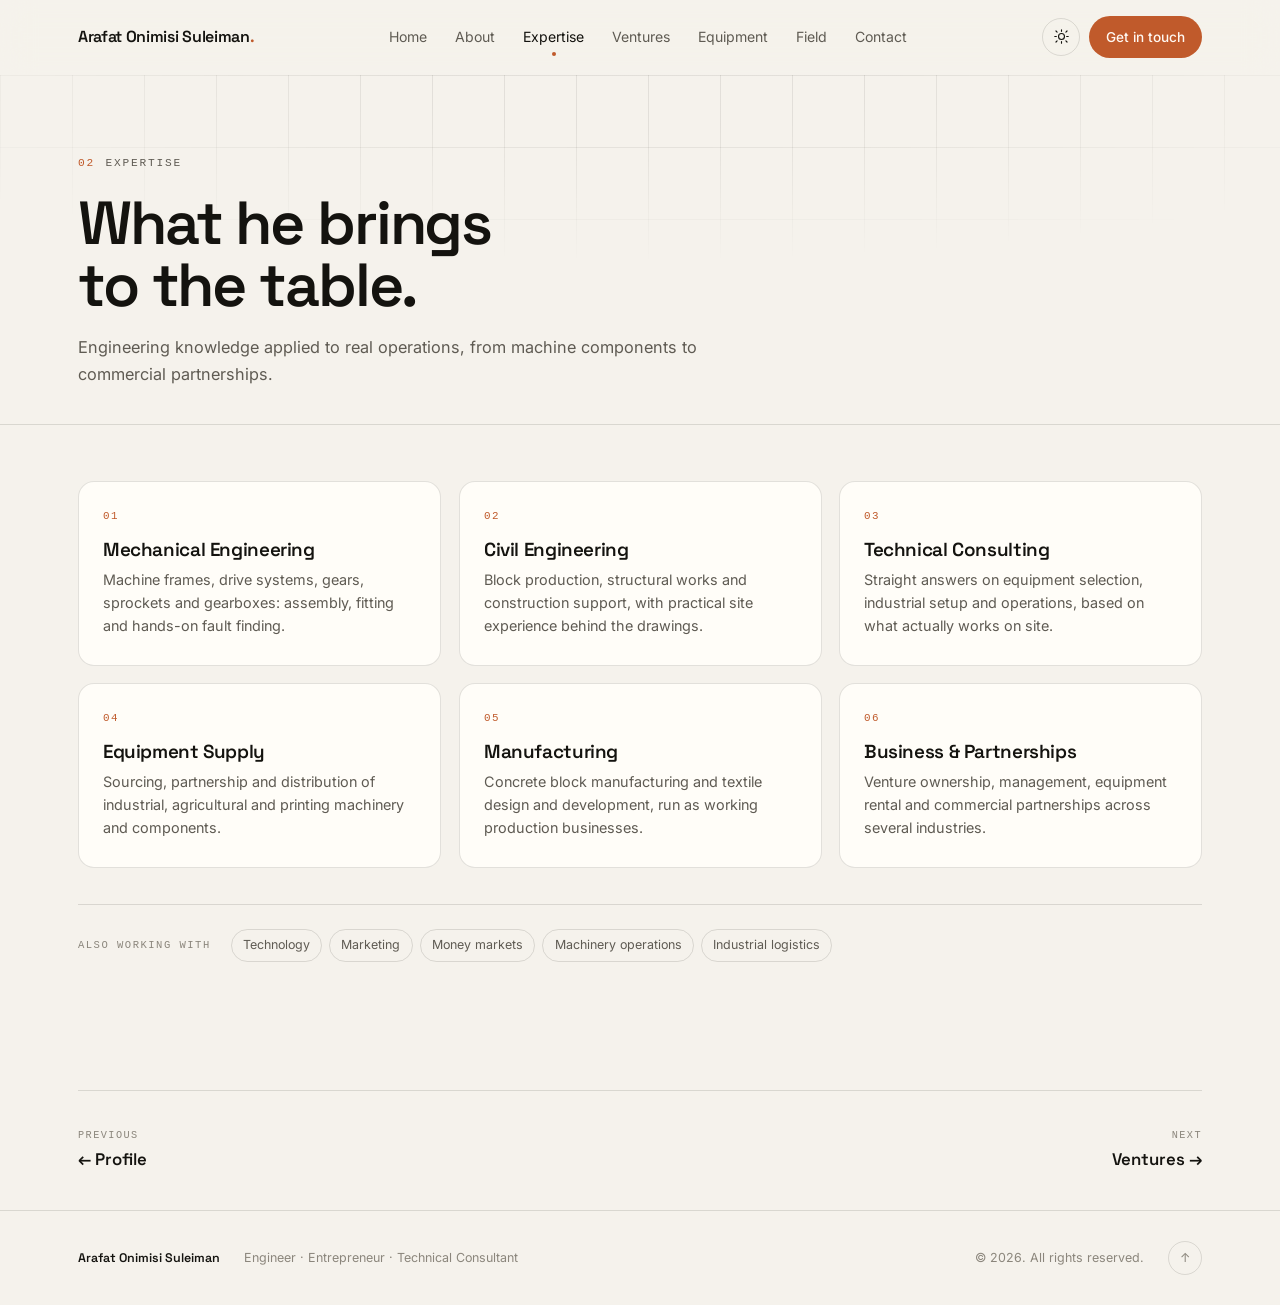
<file: expertise.html>
<!doctype html>
<html lang="en" data-theme="light">
<head>
  <meta charset="utf-8" />
  <meta name="viewport" content="width=device-width, initial-scale=1" />

  <title>Arafat Onimisi</title>
  <meta name="description" content="Mechanical engineering, civil engineering, technical consulting, equipment supply, manufacturing and business partnerships." />
  <meta name="author" content="Arafat Onimisi Suleiman" />
  <meta name="theme-color" content="#f5f2ec" />

  <meta property="og:type" content="website" />
  <meta property="og:site_name" content="Arafat Onimisi" />
  <meta property="og:url" content="https://arafatonimisi.onrender.com/expertise.html" />
  <meta property="og:title" content="Expertise | Arafat Onimisi Suleiman" />
  <meta property="og:description" content="Mechanical engineering, civil engineering, technical consulting, equipment supply, manufacturing and business partnerships." />
  <meta property="og:image" content="https://arafatonimisi.onrender.com/assets/img/og-cover.png?v=2" />
  <meta property="og:image:secure_url" content="https://arafatonimisi.onrender.com/assets/img/og-cover.png?v=2" />
  <meta property="og:image:type" content="image/png" />
  <meta property="og:image:width" content="1200" />
  <meta property="og:image:height" content="630" />
  <meta property="og:image:alt" content="Monochrome abstract image supplied by Arafat Onimisi" />
  <meta name="twitter:image" content="https://arafatonimisi.onrender.com/assets/img/og-cover.png?v=2" />
  <meta name="twitter:card" content="summary_large_image" />

  <link rel="icon" href="favicon.ico" sizes="any" />
  <link rel="icon" type="image/png" sizes="32x32" href="assets/img/favicon-32.png" />
  <link rel="icon" type="image/png" sizes="192x192" href="assets/img/favicon-192.png" />
  <link rel="apple-touch-icon" href="assets/img/apple-touch-icon.png" />

  <link rel="preconnect" href="https://fonts.googleapis.com" />
  <link rel="preconnect" href="https://fonts.gstatic.com" crossorigin />
  <link href="https://fonts.googleapis.com/css2?family=Space+Grotesk:wght@400;500;600;700&family=Inter:wght@300;400;500;600&display=swap" rel="stylesheet" />

  <link rel="stylesheet" href="assets/css/styles.css" />

  <script type="application/ld+json">
  {
    "@context": "https://schema.org",
    "@type": "Person",
    "name": "Arafat Onimisi Suleiman",
    "jobTitle": "Engineer, Entrepreneur & Technical Consultant",
    "birthPlace": "Kaduna, Nigeria",
    "email": "mailto:Onimisi2005@outlook.com",
    "telephone": "+2348035453309",
    "sameAs": ["https://www.linkedin.com/in/arafat-suleiman-65b3b8356/"],
    "knowsAbout": [
      "Mechanical Engineering", "Civil Engineering", "Technical Consulting",
      "Industrial Equipment Supply", "Manufacturing", "Business Management"
    ]
  }
  </script>
</head>
<body data-page="expertise.html">
  <a class="skip-link" href="#main">Skip to content</a>

  <header class="site-header" id="site-header">
    <div class="container header-inner">
      <a class="brand" href="index.html" aria-label="Arafat Onimisi Suleiman, home page">
        <span class="brand-text">Arafat Onimisi Suleiman<span class="brand-dot">.</span></span>
      </a>

      <nav class="nav" id="nav" aria-label="Primary">
        <a href="index.html">Home</a>
        <a href="about.html">About</a>
        <a href="expertise.html" aria-current="page">Expertise</a>
        <a href="ventures.html">Ventures</a>
        <a href="equipment.html">Equipment</a>
        <a href="field.html">Field</a>
        <a href="contact.html">Contact</a>
      </nav>

      <div class="header-actions">
        <button class="icon-btn" id="theme-toggle" type="button" aria-label="Switch theme" aria-pressed="false">
          <svg class="ico ico-sun" viewBox="0 0 24 24" fill="none" stroke="currentColor" stroke-width="1.6" stroke-linecap="round" aria-hidden="true">
            <circle cx="12" cy="12" r="4.2"/><path d="M12 2.5v2.2M12 19.3v2.2M4.2 4.2l1.6 1.6M18.2 18.2l1.6 1.6M2.5 12h2.2M19.3 12h2.2M4.2 19.8l1.6-1.6M18.2 5.8l1.6-1.6"/>
          </svg>
          <svg class="ico ico-moon" viewBox="0 0 24 24" fill="none" stroke="currentColor" stroke-width="1.6" stroke-linecap="round" stroke-linejoin="round" aria-hidden="true">
            <path d="M20 14.2A8.4 8.4 0 0 1 9.8 4a8.6 8.6 0 1 0 10.2 10.2Z"/>
          </svg>
        </button>

        <a class="btn btn-sm btn-primary header-cta" href="contact.html">Get in touch</a>

        <button class="icon-btn menu-btn" id="menu-btn" type="button" aria-label="Open menu" aria-expanded="false" aria-controls="nav">
          <span class="menu-bars" aria-hidden="true"><i></i><i></i></span>
        </button>
      </div>
    </div>
  </header>

  <main id="main">
    <section class="page-head grid-bg" id="top">
      <div class="container">
        <p class="eyebrow"><span class="idx">02</span> Expertise</p>
        <h1 class="page-title">What he brings<br />to the table.</h1>
        <p class="page-sub">Engineering knowledge applied to real operations, from machine components to commercial partnerships.</p>
      </div>
    </section>

    <section class="section">
      <div class="container">
        <div class="cap-grid">
          <article class="cap reveal">
            <span class="cap-no">01</span>
            <h2>Mechanical Engineering</h2>
            <p>Machine frames, drive systems, gears, sprockets and gearboxes: assembly, fitting and hands-on fault finding.</p>
          </article>

          <article class="cap reveal">
            <span class="cap-no">02</span>
            <h2>Civil Engineering</h2>
            <p>Block production, structural works and construction support, with practical site experience behind the drawings.</p>
          </article>

          <article class="cap reveal">
            <span class="cap-no">03</span>
            <h2>Technical Consulting</h2>
            <p>Straight answers on equipment selection, industrial setup and operations, based on what actually works on site.</p>
          </article>

          <article class="cap reveal">
            <span class="cap-no">04</span>
            <h2>Equipment Supply</h2>
            <p>Sourcing, partnership and distribution of industrial, agricultural and printing machinery and components.</p>
          </article>

          <article class="cap reveal">
            <span class="cap-no">05</span>
            <h2>Manufacturing</h2>
            <p>Concrete block manufacturing and textile design and development, run as working production businesses.</p>
          </article>

          <article class="cap reveal">
            <span class="cap-no">06</span>
            <h2>Business &amp; Partnerships</h2>
            <p>Venture ownership, management, equipment rental and commercial partnerships across several industries.</p>
          </article>
        </div>

        <div class="also reveal">
          <span class="also-k">Also working with</span>
          <ul>
            <li>Technology</li>
            <li>Marketing</li>
            <li>Money markets</li>
            <li>Machinery operations</li>
            <li>Industrial logistics</li>
          </ul>
        </div>
      </div>
    </section>

    <div class="container">
      <nav class="pager" aria-label="Page navigation">
      <a class="pager-link pager-prev" href="about.html"><span class="pager-k">Previous</span><span class="pager-v">← Profile</span></a>
      <a class="pager-link pager-next" href="ventures.html"><span class="pager-k">Next</span><span class="pager-v">Ventures →</span></a>
      </nav>
    </div>

  </main>

  <footer class="site-footer">
    <div class="container footer-inner">
      <p class="footer-name">Arafat Onimisi Suleiman</p>
      <p class="footer-note">Engineer · Entrepreneur · Technical Consultant</p>
      <p class="footer-legal">© <span id="year">2026</span>. All rights reserved.</p>
      <a class="to-top" href="#top" aria-label="Back to top">↑</a>
    </div>
  </footer>

  <script src="assets/js/main.js" defer></script>
</body>
</html>
</file>
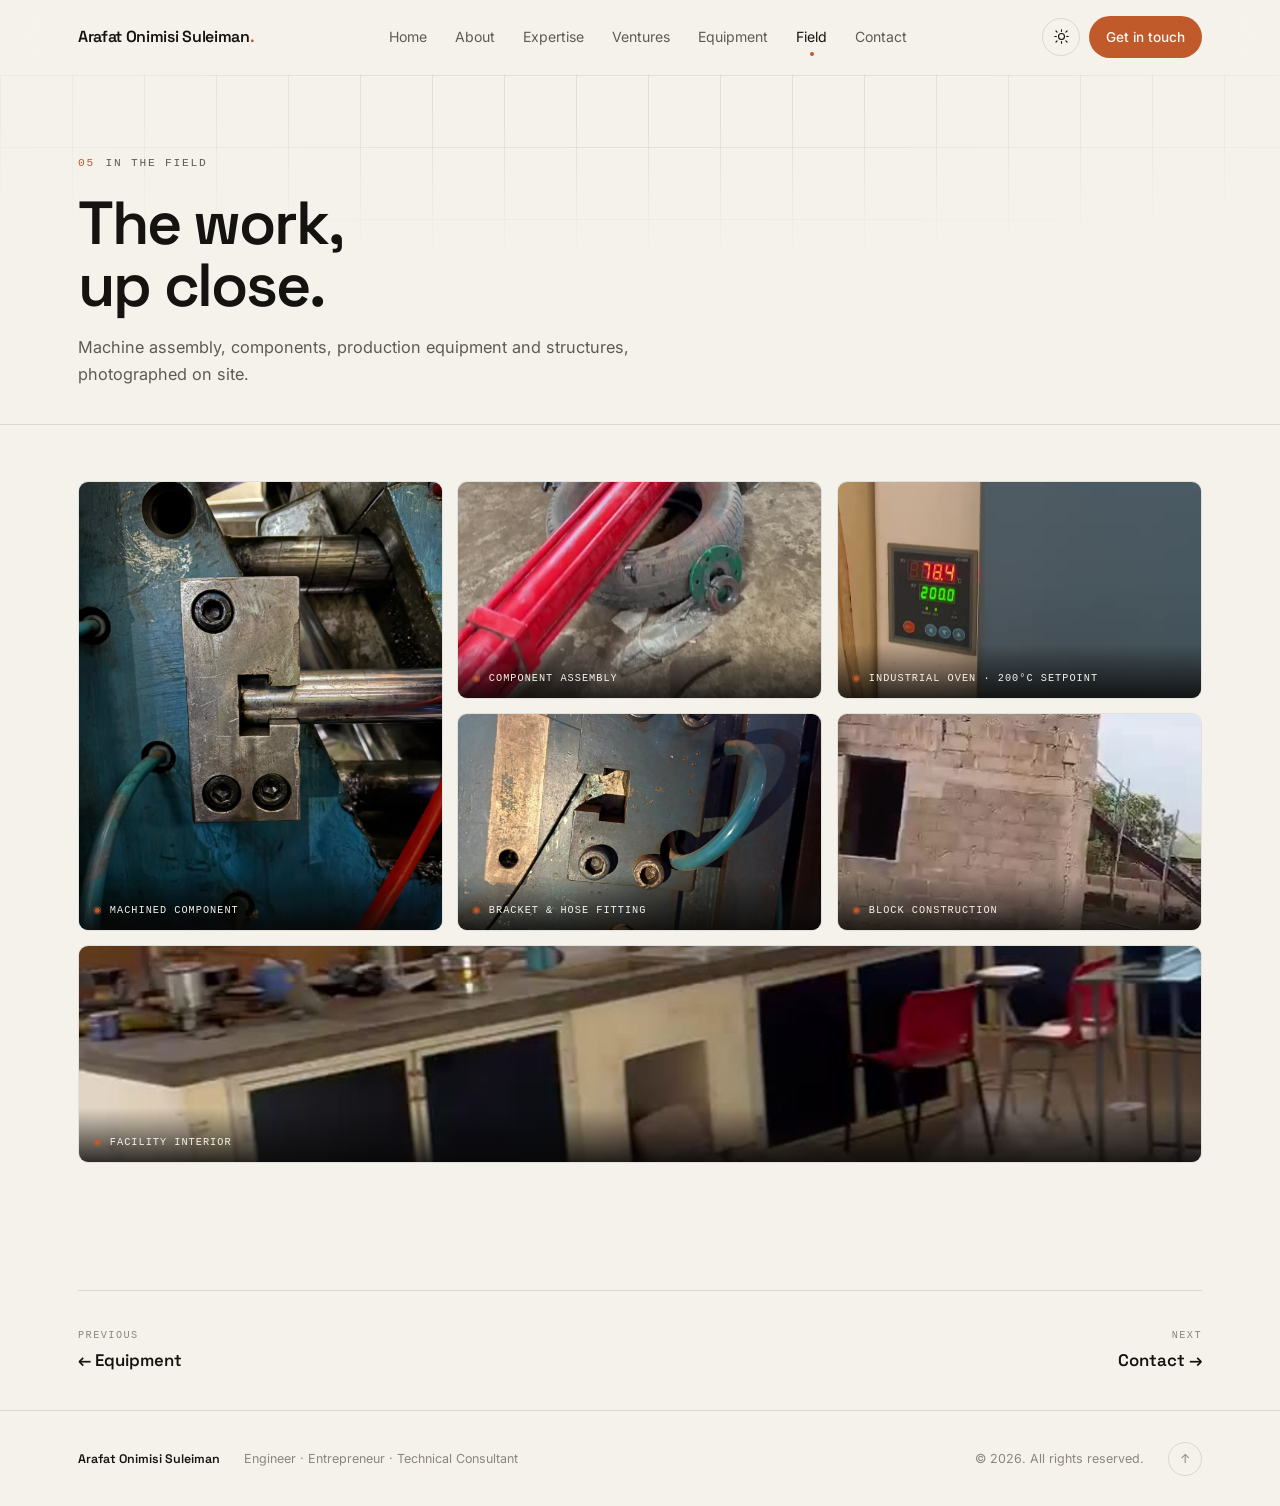
<file: field.html>
<!doctype html>
<html lang="en" data-theme="light">
<head>
  <meta charset="utf-8" />
  <meta name="viewport" content="width=device-width, initial-scale=1" />

  <title>Arafat Onimisi</title>
  <meta name="description" content="Photographs and clips from the workshop and site: machine assembly, components, an industrial oven, block construction and a facility interior." />
  <meta name="author" content="Arafat Onimisi Suleiman" />
  <meta name="theme-color" content="#f5f2ec" />

  <meta property="og:type" content="website" />
  <meta property="og:site_name" content="Arafat Onimisi" />
  <meta property="og:url" content="https://arafatonimisi.onrender.com/field.html" />
  <meta property="og:title" content="In the Field | Arafat Onimisi Suleiman" />
  <meta property="og:description" content="Photographs and clips from the workshop and site: machine assembly, components, an industrial oven, block construction and a facility interior." />
  <meta property="og:image" content="https://arafatonimisi.onrender.com/assets/img/og-cover.png?v=2" />
  <meta property="og:image:secure_url" content="https://arafatonimisi.onrender.com/assets/img/og-cover.png?v=2" />
  <meta property="og:image:type" content="image/png" />
  <meta property="og:image:width" content="1200" />
  <meta property="og:image:height" content="630" />
  <meta property="og:image:alt" content="Monochrome abstract image supplied by Arafat Onimisi" />
  <meta name="twitter:image" content="https://arafatonimisi.onrender.com/assets/img/og-cover.png?v=2" />
  <meta name="twitter:card" content="summary_large_image" />

  <link rel="icon" href="favicon.ico" sizes="any" />
  <link rel="icon" type="image/png" sizes="32x32" href="assets/img/favicon-32.png" />
  <link rel="icon" type="image/png" sizes="192x192" href="assets/img/favicon-192.png" />
  <link rel="apple-touch-icon" href="assets/img/apple-touch-icon.png" />

  <link rel="preconnect" href="https://fonts.googleapis.com" />
  <link rel="preconnect" href="https://fonts.gstatic.com" crossorigin />
  <link href="https://fonts.googleapis.com/css2?family=Space+Grotesk:wght@400;500;600;700&family=Inter:wght@300;400;500;600&display=swap" rel="stylesheet" />

  <link rel="stylesheet" href="assets/css/styles.css" />

  <script type="application/ld+json">
  {
    "@context": "https://schema.org",
    "@type": "Person",
    "name": "Arafat Onimisi Suleiman",
    "jobTitle": "Engineer, Entrepreneur & Technical Consultant",
    "birthPlace": "Kaduna, Nigeria",
    "email": "mailto:Onimisi2005@outlook.com",
    "telephone": "+2348035453309",
    "sameAs": ["https://www.linkedin.com/in/arafat-suleiman-65b3b8356/"],
    "knowsAbout": [
      "Mechanical Engineering", "Civil Engineering", "Technical Consulting",
      "Industrial Equipment Supply", "Manufacturing", "Business Management"
    ]
  }
  </script>
</head>
<body data-page="field.html">
  <a class="skip-link" href="#main">Skip to content</a>

  <header class="site-header" id="site-header">
    <div class="container header-inner">
      <a class="brand" href="index.html" aria-label="Arafat Onimisi Suleiman, home page">
        <span class="brand-text">Arafat Onimisi Suleiman<span class="brand-dot">.</span></span>
      </a>

      <nav class="nav" id="nav" aria-label="Primary">
        <a href="index.html">Home</a>
        <a href="about.html">About</a>
        <a href="expertise.html">Expertise</a>
        <a href="ventures.html">Ventures</a>
        <a href="equipment.html">Equipment</a>
        <a href="field.html" aria-current="page">Field</a>
        <a href="contact.html">Contact</a>
      </nav>

      <div class="header-actions">
        <button class="icon-btn" id="theme-toggle" type="button" aria-label="Switch theme" aria-pressed="false">
          <svg class="ico ico-sun" viewBox="0 0 24 24" fill="none" stroke="currentColor" stroke-width="1.6" stroke-linecap="round" aria-hidden="true">
            <circle cx="12" cy="12" r="4.2"/><path d="M12 2.5v2.2M12 19.3v2.2M4.2 4.2l1.6 1.6M18.2 18.2l1.6 1.6M2.5 12h2.2M19.3 12h2.2M4.2 19.8l1.6-1.6M18.2 5.8l1.6-1.6"/>
          </svg>
          <svg class="ico ico-moon" viewBox="0 0 24 24" fill="none" stroke="currentColor" stroke-width="1.6" stroke-linecap="round" stroke-linejoin="round" aria-hidden="true">
            <path d="M20 14.2A8.4 8.4 0 0 1 9.8 4a8.6 8.6 0 1 0 10.2 10.2Z"/>
          </svg>
        </button>

        <a class="btn btn-sm btn-primary header-cta" href="contact.html">Get in touch</a>

        <button class="icon-btn menu-btn" id="menu-btn" type="button" aria-label="Open menu" aria-expanded="false" aria-controls="nav">
          <span class="menu-bars" aria-hidden="true"><i></i><i></i></span>
        </button>
      </div>
    </div>
  </header>

  <main id="main">
    <section class="page-head grid-bg" id="top">
      <div class="container">
        <p class="eyebrow"><span class="idx">05</span> In the field</p>
        <h1 class="page-title">The work,<br />up close.</h1>
        <p class="page-sub">Machine assembly, components, production equipment and structures, photographed on site.</p>
      </div>
    </section>

    <section class="section">
      <div class="container">
        <div class="gallery">
          <figure class="g-item g-feature reveal">
            <img src="assets/img/work/detail-die.jpg" alt="Machined steel block with hex bolts mounted inside a blue machine housing" loading="lazy" />
            <figcaption>Machined component</figcaption>
          </figure>

          <figure class="g-item reveal">
            <video class="g-video" poster="assets/img/posters/machine-build.jpg" data-src="assets/video/machine-build.mp4" muted loop playsinline preload="none" aria-label="Red machine component under assembly in the workshop"></video>
            <figcaption>Component assembly</figcaption>
          </figure>

          <figure class="g-item reveal">
            <video class="g-video" poster="assets/img/posters/industrial-oven.jpg" data-src="assets/video/industrial-oven.mp4" muted loop playsinline preload="none" aria-label="Digital thermostat controller on an industrial oven reading 78.4 degrees"></video>
            <figcaption>Industrial oven · 200°C setpoint</figcaption>
          </figure>

          <figure class="g-item reveal">
            <img src="assets/img/work/detail-parts.jpg" alt="Close-up of a bolted steel bracket and hydraulic hose on blue painted machinery" loading="lazy" />
            <figcaption>Bracket &amp; hose fitting</figcaption>
          </figure>

          <figure class="g-item reveal">
            <video class="g-video" poster="assets/img/posters/block-work.jpg" data-src="assets/video/block-work.mp4" muted loop playsinline preload="none" aria-label="Concrete block structure under construction with scaffolding"></video>
            <figcaption>Block construction</figcaption>
          </figure>

          <figure class="g-item g-full reveal">
            <video class="g-video" poster="assets/img/posters/workshop-floor.jpg" data-src="assets/video/workshop-floor.mp4" muted loop playsinline preload="none" aria-label="Interior of a facility with benches and equipment"></video>
            <figcaption>Facility interior</figcaption>
          </figure>
        </div>
      </div>
    </section>

    <div class="container">
      <nav class="pager" aria-label="Page navigation">
      <a class="pager-link pager-prev" href="equipment.html"><span class="pager-k">Previous</span><span class="pager-v">← Equipment</span></a>
      <a class="pager-link pager-next" href="contact.html"><span class="pager-k">Next</span><span class="pager-v">Contact →</span></a>
      </nav>
    </div>

  </main>

  <footer class="site-footer">
    <div class="container footer-inner">
      <p class="footer-name">Arafat Onimisi Suleiman</p>
      <p class="footer-note">Engineer · Entrepreneur · Technical Consultant</p>
      <p class="footer-legal">© <span id="year">2026</span>. All rights reserved.</p>
      <a class="to-top" href="#top" aria-label="Back to top">↑</a>
    </div>
  </footer>

  <script src="assets/js/main.js" defer></script>
</body>
</html>
</file>
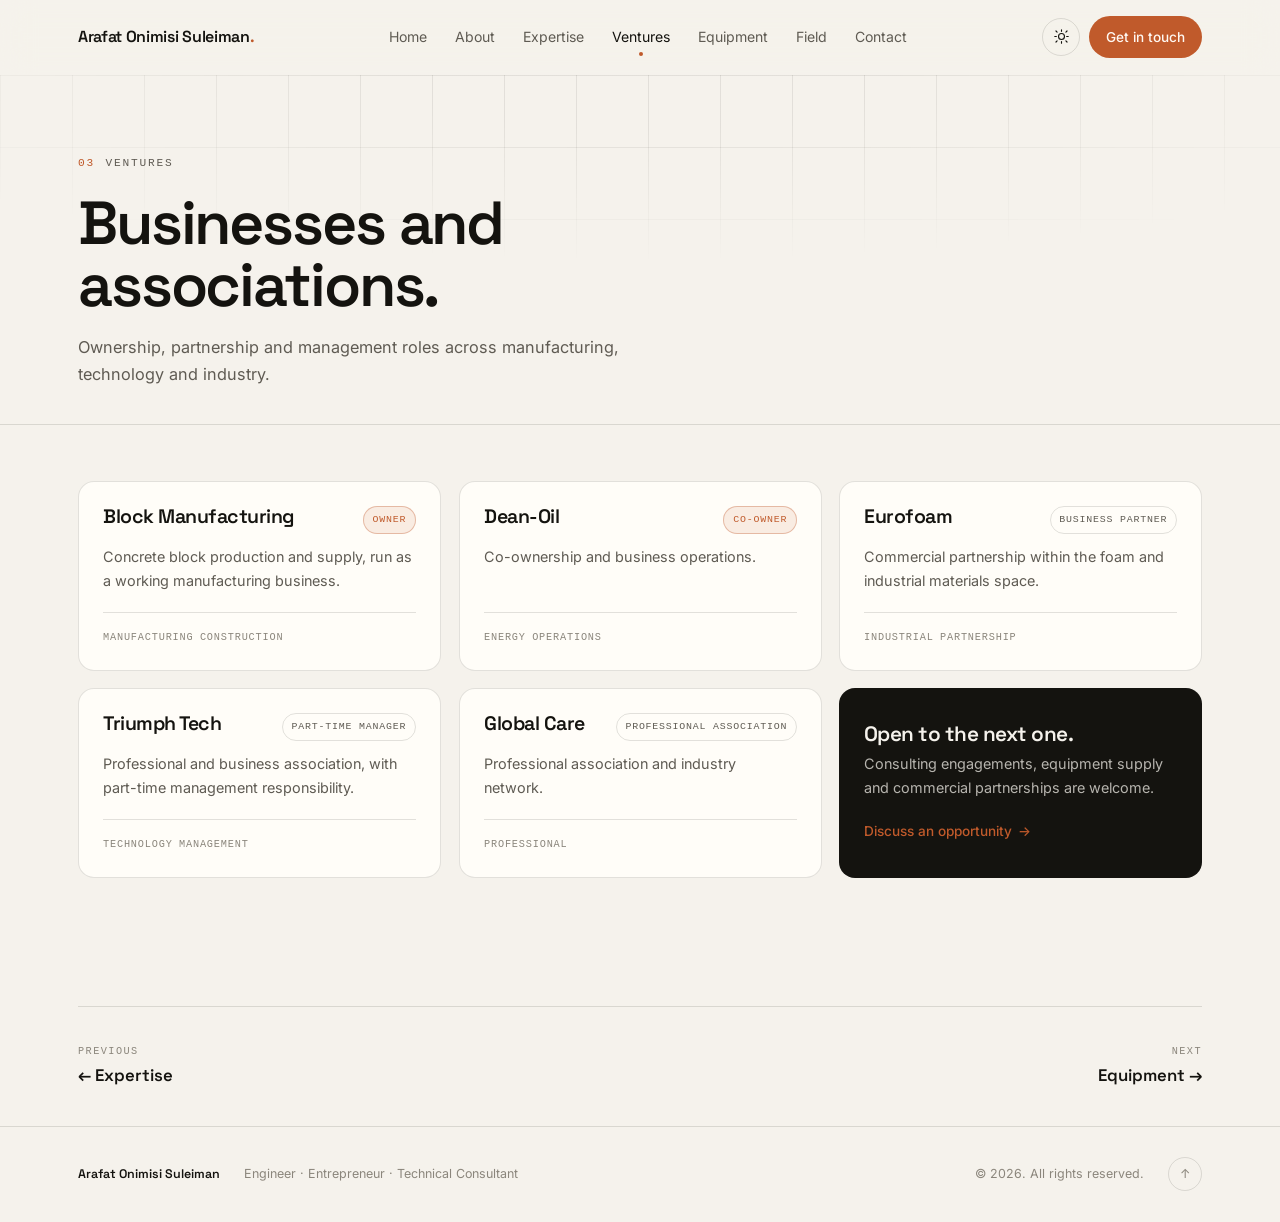
<file: ventures.html>
<!doctype html>
<html lang="en" data-theme="light">
<head>
  <meta charset="utf-8" />
  <meta name="viewport" content="width=device-width, initial-scale=1" />

  <title>Arafat Onimisi</title>
  <meta name="description" content="Business ventures and associations: Block Manufacturing, Dean-Oil, Eurofoam, Triumph Tech and Global Care." />
  <meta name="author" content="Arafat Onimisi Suleiman" />
  <meta name="theme-color" content="#f5f2ec" />

  <meta property="og:type" content="website" />
  <meta property="og:site_name" content="Arafat Onimisi" />
  <meta property="og:url" content="https://arafatonimisi.onrender.com/ventures.html" />
  <meta property="og:title" content="Ventures | Arafat Onimisi Suleiman" />
  <meta property="og:description" content="Business ventures and associations: Block Manufacturing, Dean-Oil, Eurofoam, Triumph Tech and Global Care." />
  <meta property="og:image" content="https://arafatonimisi.onrender.com/assets/img/og-cover.png?v=2" />
  <meta property="og:image:secure_url" content="https://arafatonimisi.onrender.com/assets/img/og-cover.png?v=2" />
  <meta property="og:image:type" content="image/png" />
  <meta property="og:image:width" content="1200" />
  <meta property="og:image:height" content="630" />
  <meta property="og:image:alt" content="Monochrome abstract image supplied by Arafat Onimisi" />
  <meta name="twitter:image" content="https://arafatonimisi.onrender.com/assets/img/og-cover.png?v=2" />
  <meta name="twitter:card" content="summary_large_image" />

  <link rel="icon" href="favicon.ico" sizes="any" />
  <link rel="icon" type="image/png" sizes="32x32" href="assets/img/favicon-32.png" />
  <link rel="icon" type="image/png" sizes="192x192" href="assets/img/favicon-192.png" />
  <link rel="apple-touch-icon" href="assets/img/apple-touch-icon.png" />

  <link rel="preconnect" href="https://fonts.googleapis.com" />
  <link rel="preconnect" href="https://fonts.gstatic.com" crossorigin />
  <link href="https://fonts.googleapis.com/css2?family=Space+Grotesk:wght@400;500;600;700&family=Inter:wght@300;400;500;600&display=swap" rel="stylesheet" />

  <link rel="stylesheet" href="assets/css/styles.css" />

  <script type="application/ld+json">
  {
    "@context": "https://schema.org",
    "@type": "Person",
    "name": "Arafat Onimisi Suleiman",
    "jobTitle": "Engineer, Entrepreneur & Technical Consultant",
    "birthPlace": "Kaduna, Nigeria",
    "email": "mailto:Onimisi2005@outlook.com",
    "telephone": "+2348035453309",
    "sameAs": ["https://www.linkedin.com/in/arafat-suleiman-65b3b8356/"],
    "knowsAbout": [
      "Mechanical Engineering", "Civil Engineering", "Technical Consulting",
      "Industrial Equipment Supply", "Manufacturing", "Business Management"
    ]
  }
  </script>
</head>
<body data-page="ventures.html">
  <a class="skip-link" href="#main">Skip to content</a>

  <header class="site-header" id="site-header">
    <div class="container header-inner">
      <a class="brand" href="index.html" aria-label="Arafat Onimisi Suleiman, home page">
        <span class="brand-text">Arafat Onimisi Suleiman<span class="brand-dot">.</span></span>
      </a>

      <nav class="nav" id="nav" aria-label="Primary">
        <a href="index.html">Home</a>
        <a href="about.html">About</a>
        <a href="expertise.html">Expertise</a>
        <a href="ventures.html" aria-current="page">Ventures</a>
        <a href="equipment.html">Equipment</a>
        <a href="field.html">Field</a>
        <a href="contact.html">Contact</a>
      </nav>

      <div class="header-actions">
        <button class="icon-btn" id="theme-toggle" type="button" aria-label="Switch theme" aria-pressed="false">
          <svg class="ico ico-sun" viewBox="0 0 24 24" fill="none" stroke="currentColor" stroke-width="1.6" stroke-linecap="round" aria-hidden="true">
            <circle cx="12" cy="12" r="4.2"/><path d="M12 2.5v2.2M12 19.3v2.2M4.2 4.2l1.6 1.6M18.2 18.2l1.6 1.6M2.5 12h2.2M19.3 12h2.2M4.2 19.8l1.6-1.6M18.2 5.8l1.6-1.6"/>
          </svg>
          <svg class="ico ico-moon" viewBox="0 0 24 24" fill="none" stroke="currentColor" stroke-width="1.6" stroke-linecap="round" stroke-linejoin="round" aria-hidden="true">
            <path d="M20 14.2A8.4 8.4 0 0 1 9.8 4a8.6 8.6 0 1 0 10.2 10.2Z"/>
          </svg>
        </button>

        <a class="btn btn-sm btn-primary header-cta" href="contact.html">Get in touch</a>

        <button class="icon-btn menu-btn" id="menu-btn" type="button" aria-label="Open menu" aria-expanded="false" aria-controls="nav">
          <span class="menu-bars" aria-hidden="true"><i></i><i></i></span>
        </button>
      </div>
    </div>
  </header>

  <main id="main">
    <section class="page-head grid-bg" id="top">
      <div class="container">
        <p class="eyebrow"><span class="idx">03</span> Ventures</p>
        <h1 class="page-title">Businesses and<br />associations.</h1>
        <p class="page-sub">Ownership, partnership and management roles across manufacturing, technology and industry.</p>
      </div>
    </section>

    <section class="section">
      <div class="container">
        <div class="venture-grid">
          <article class="venture reveal">
            <div class="venture-top">
              <h2>Block Manufacturing</h2>
              <span class="chip chip-accent">Owner</span>
            </div>
            <p>Concrete block production and supply, run as a working manufacturing business.</p>
            <ul class="venture-tags"><li>Manufacturing</li><li>Construction</li></ul>
          </article>

          <article class="venture reveal">
            <div class="venture-top">
              <h2>Dean-Oil</h2>
              <span class="chip chip-accent">Co-owner</span>
            </div>
            <p>Co-ownership and business operations.</p>
            <ul class="venture-tags"><li>Energy</li><li>Operations</li></ul>
          </article>

          <article class="venture reveal">
            <div class="venture-top">
              <h2>Eurofoam</h2>
              <span class="chip">Business partner</span>
            </div>
            <p>Commercial partnership within the foam and industrial materials space.</p>
            <ul class="venture-tags"><li>Industrial</li><li>Partnership</li></ul>
          </article>

          <article class="venture reveal">
            <div class="venture-top">
              <h2>Triumph Tech</h2>
              <span class="chip">Part-time manager</span>
            </div>
            <p>Professional and business association, with part-time management responsibility.</p>
            <ul class="venture-tags"><li>Technology</li><li>Management</li></ul>
          </article>

          <article class="venture reveal">
            <div class="venture-top">
              <h2>Global Care</h2>
              <span class="chip">Professional association</span>
            </div>
            <p>Professional association and industry network.</p>
            <ul class="venture-tags"><li>Professional</li></ul>
          </article>

          <article class="venture venture-cta reveal">
            <h2>Open to the next one.</h2>
            <p>Consulting engagements, equipment supply and commercial partnerships are welcome.</p>
            <a class="link-arrow" href="contact.html">Discuss an opportunity <span aria-hidden="true">→</span></a>
          </article>
        </div>
      </div>
    </section>

    <div class="container">
      <nav class="pager" aria-label="Page navigation">
      <a class="pager-link pager-prev" href="expertise.html"><span class="pager-k">Previous</span><span class="pager-v">← Expertise</span></a>
      <a class="pager-link pager-next" href="equipment.html"><span class="pager-k">Next</span><span class="pager-v">Equipment →</span></a>
      </nav>
    </div>

  </main>

  <footer class="site-footer">
    <div class="container footer-inner">
      <p class="footer-name">Arafat Onimisi Suleiman</p>
      <p class="footer-note">Engineer · Entrepreneur · Technical Consultant</p>
      <p class="footer-legal">© <span id="year">2026</span>. All rights reserved.</p>
      <a class="to-top" href="#top" aria-label="Back to top">↑</a>
    </div>
  </footer>

  <script src="assets/js/main.js" defer></script>
</body>
</html>
</file>
<file: assets/css/styles.css>
/* =========================================================
   Arafat Onimisi Suleiman / Portfolio
   Tokens → Base → Layout → Components → Responsive
   ========================================================= */

/* ---------- Tokens ---------- */
:root {
  --font-display: "Space Grotesk", ui-sans-serif, system-ui, "Segoe UI", sans-serif;
  --font-sans: "Inter", system-ui, -apple-system, "Segoe UI", Roboto, Helvetica, Arial, sans-serif;
  --font-mono: ui-monospace, "SFMono-Regular", Menlo, Consolas, "Liberation Mono", monospace;

  --bg: #f5f2ec;
  --bg-soft: #efeae1;
  --surface: #fffdf8;
  --text: #14130f;
  --muted: #5f5b53;
  --faint: #8b867c;
  --line: rgba(20, 19, 15, 0.12);
  --line-strong: rgba(20, 19, 15, 0.24);
  --accent: #c05a2b;
  --accent-soft: rgba(192, 90, 43, 0.10);
  --accent-ink: #fff8f2;

  --radius: 16px;
  --radius-sm: 10px;
  --shadow: 0 26px 60px -30px rgba(20, 19, 15, 0.45);

  --container: 1220px;
  --gutter: clamp(1.25rem, 4vw, 3rem);
  --section-y: clamp(4.5rem, 10vw, 8rem);

  --ease: cubic-bezier(0.22, 1, 0.36, 1);
}

[data-theme="dark"] {
  --bg: #0f0e0c;
  --bg-soft: #141310;
  --surface: #191713;
  --text: #f2efe8;
  --muted: #a39e94;
  --faint: #78736a;
  --line: rgba(255, 255, 255, 0.11);
  --line-strong: rgba(255, 255, 255, 0.22);
  --accent: #e08a52;
  --accent-soft: rgba(224, 138, 82, 0.12);
  --accent-ink: #1a1008;
  --shadow: 0 26px 60px -30px rgba(0, 0, 0, 0.8);
}

/* ---------- Base ---------- */
*, *::before, *::after { box-sizing: border-box; }

html {
  scroll-behavior: smooth;
  scroll-padding-top: 90px;
  -webkit-text-size-adjust: 100%;
}

body {
  margin: 0;
  background: var(--bg);
  color: var(--text);
  font-family: var(--font-sans);
  font-size: 1rem;
  line-height: 1.65;
  font-weight: 400;
  -webkit-font-smoothing: antialiased;
  text-rendering: optimizeLegibility;
  overflow-x: hidden;
  transition: background-color 0.35s var(--ease), color 0.35s var(--ease);
}

h1, h2, h3, h4 {
  margin: 0;
  font-family: var(--font-display);
  font-weight: 600;
  line-height: 1.08;
  letter-spacing: -0.025em;
}
p { margin: 0; }
img, video { max-width: 100%; display: block; }
a { color: inherit; text-decoration: none; }
ul, ol { margin: 0; padding: 0; list-style: none; }
button { font: inherit; color: inherit; }

::selection { background: var(--accent); color: var(--accent-ink); }

:focus-visible {
  outline: 2px solid var(--accent);
  outline-offset: 3px;
  border-radius: 4px;
}

.skip-link {
  position: absolute;
  left: 1rem;
  top: -100px;
  z-index: 200;
  background: var(--accent);
  color: var(--accent-ink);
  padding: 0.6rem 1rem;
  border-radius: 8px;
  font-weight: 600;
  transition: top 0.2s;
}
.skip-link:focus { top: 1rem; }

/* ---------- Layout ---------- */
.container {
  width: 100%;
  max-width: var(--container);
  margin-inline: auto;
  padding-inline: var(--gutter);
}

.section { padding-block: var(--section-y); position: relative; }
.section-alt {
  background: var(--bg-soft);
  border-block: 1px solid var(--line);
}

.section-head { max-width: 64ch; margin-bottom: clamp(2.5rem, 5vw, 3.75rem); }

.eyebrow {
  display: inline-flex;
  align-items: flex-start;
  gap: 0.65rem;
  font-family: var(--font-mono);
  font-size: 0.7rem;
  font-weight: 500;
  letter-spacing: 0.16em;
  text-transform: uppercase;
  color: var(--muted);
  margin-bottom: 1.25rem;
}
.eyebrow .idx { color: var(--accent); }

.section-title {
  font-size: clamp(2rem, 4.6vw, 3.4rem);
  letter-spacing: -0.03em;
  line-height: 1.02;
}
.section-sub {
  margin-top: 1.1rem;
  color: var(--muted);
  max-width: 54ch;
  font-size: 1.02rem;
}

/* ---------- Header ---------- */
.site-header {
  position: sticky;
  top: 0;
  z-index: 100;
  backdrop-filter: blur(16px) saturate(150%);
  -webkit-backdrop-filter: blur(16px) saturate(150%);
  background: color-mix(in srgb, var(--bg) 78%, transparent);
  border-bottom: 1px solid transparent;
  transition: border-color 0.3s, background-color 0.3s;
}
.site-header.is-stuck {
  border-bottom-color: var(--line);
  background: color-mix(in srgb, var(--bg) 92%, transparent);
}

.header-inner {
  display: flex;
  align-items: center;
  gap: 1.25rem;
  height: 74px;
}

.brand { display: inline-flex; align-items: center; }
.brand-text { font-family: var(--font-display); font-weight: 600; letter-spacing: -0.02em; font-size: 1rem; }
.brand-dot { color: var(--accent); }

.nav {
  display: flex;
  align-items: center;
  gap: 0.15rem;
  margin-inline: auto;
}
.nav a {
  position: relative;
  padding: 0.5rem 0.8rem;
  font-size: 0.88rem;
  color: var(--muted);
  border-radius: 999px;
  transition: color 0.2s, background-color 0.2s;
}
.nav a:hover { color: var(--text); background: var(--accent-soft); }
.nav a.is-active,
.nav a[aria-current="page"] { color: var(--text); }
.nav a.is-active::after,
.nav a[aria-current="page"]::after {
  content: "";
  position: absolute;
  left: 50%;
  bottom: 1px;
  width: 4px;
  height: 4px;
  border-radius: 50%;
  background: var(--accent);
  transform: translateX(-50%);
}

.header-actions { display: flex; align-items: center; gap: 0.55rem; }

.icon-btn {
  display: grid;
  place-items: center;
  width: 38px;
  height: 38px;
  border: 1px solid var(--line);
  border-radius: 50%;
  background: transparent;
  cursor: pointer;
  transition: border-color 0.2s, background-color 0.2s, transform 0.2s;
}
.icon-btn:hover { border-color: var(--line-strong); background: var(--surface); }
.icon-btn:active { transform: scale(0.94); }

.ico { width: 17px; height: 17px; }
[data-theme="dark"] .ico-sun { display: none; }
[data-theme="light"] .ico-moon { display: none; }

/* ---------- Buttons ---------- */
.btn {
  display: inline-flex;
  align-items: center;
  justify-content: center;
  gap: 0.5rem;
  padding: 0.85rem 1.4rem;
  border-radius: 999px;
  font-size: 0.92rem;
  font-weight: 500;
  border: 1px solid transparent;
  cursor: pointer;
  transition: transform 0.2s var(--ease), background-color 0.2s, border-color 0.2s, color 0.2s;
  white-space: nowrap;
}
.btn svg { width: 16px; height: 16px; transition: transform 0.25s var(--ease); }
.btn:hover svg { transform: translate(2px, -2px); }
.btn:active { transform: translateY(1px); }

.btn-primary { background: var(--accent); color: var(--accent-ink); }
.btn-primary:hover { background: color-mix(in srgb, var(--accent) 88%, #000); }

.btn-ghost { border-color: var(--line-strong); color: var(--text); }
.btn-ghost:hover { border-color: var(--text); background: var(--surface); }

.btn-sm { padding: 0.55rem 1rem; font-size: 0.85rem; }

/* ---------- Blueprint grid ---------- */
.grid-bg { position: relative; isolation: isolate; }
.grid-bg::before {
  content: "";
  position: absolute;
  inset: 0;
  z-index: -1;
  background-image:
    linear-gradient(to right, var(--line) 1px, transparent 1px),
    linear-gradient(to bottom, var(--line) 1px, transparent 1px);
  background-size: 72px 72px;
  -webkit-mask-image: radial-gradient(ellipse 90% 70% at 50% 0%, #000 20%, transparent 78%);
  mask-image: radial-gradient(ellipse 90% 70% at 50% 0%, #000 20%, transparent 78%);
  opacity: 0.7;
  pointer-events: none;
}

/* ---------- Hero ---------- */
.hero {
  padding-block: clamp(2.5rem, 6vw, 5rem) clamp(3.5rem, 8vw, 6rem);
  overflow: hidden;
}

.hero-grid {
  display: grid;
  grid-template-columns: minmax(0, 1.18fr) minmax(0, 0.82fr);
  gap: clamp(2rem, 5vw, 4.5rem);
  align-items: center;
}

.dot-live {
  width: 7px;
  height: 7px;
  border-radius: 50%;
  background: #3f9d5a;
  box-shadow: 0 0 0 3px rgba(63, 157, 90, 0.18);
  flex: none;
}
.eyebrow .dot-live { margin-top: 0.45em; }
[data-theme="dark"] .dot-live { background: #5fd07c; box-shadow: 0 0 0 3px rgba(95, 208, 124, 0.16); }

.hero-title {
  font-size: clamp(2.6rem, 6.8vw, 5rem);
  line-height: 0.98;
  letter-spacing: -0.04em;
  margin-bottom: 1.35rem;
  font-weight: 600;
}

.hero-role {
  font-family: var(--font-mono);
  font-size: clamp(0.78rem, 1.4vw, 0.9rem);
  letter-spacing: 0.08em;
  text-transform: uppercase;
  color: var(--text);
  margin-bottom: 1.15rem;
}
.hero-role .sep { color: var(--accent); margin-inline: 0.3rem; }

.hero-lede { color: var(--muted); max-width: 48ch; font-size: 1.05rem; line-height: 1.7; }

.hero-cta { display: flex; flex-wrap: wrap; gap: 0.7rem; margin-top: 2rem; }

.hero-meta {
  display: flex;
  flex-wrap: wrap;
  gap: 2.25rem;
  margin-top: 2.75rem;
  padding-top: 1.4rem;
  border-top: 1px solid var(--line);
}
.hero-meta li { display: flex; flex-direction: column; gap: 0.15rem; }
.meta-k {
  font-family: var(--font-mono);
  font-size: 0.66rem;
  letter-spacing: 0.14em;
  text-transform: uppercase;
  color: var(--faint);
}
.meta-v { font-size: 0.9rem; }

/* hero photo */
.hero-figure { margin: 0; }
.hero-photo {
  position: relative;
  aspect-ratio: 4 / 5;
  border-radius: var(--radius);
  overflow: hidden;
  border: 1px solid var(--line);
  box-shadow: var(--shadow);
  background: var(--surface);
}
.hero-photo img {
  width: 100%;
  height: 100%;
  object-fit: cover;
  transition: transform 0.9s var(--ease);
}
.hero-photo:hover img { transform: scale(1.03); }
.hero-photo::after {
  content: "";
  position: absolute;
  inset: 0;
  background: linear-gradient(to top, rgba(10, 9, 7, 0.55), transparent 45%);
  pointer-events: none;
}
.photo-badge {
  position: absolute;
  z-index: 1;
  left: 0.9rem;
  bottom: 0.9rem;
  font-family: var(--font-mono);
  font-size: 0.64rem;
  letter-spacing: 0.14em;
  text-transform: uppercase;
  color: #fff;
  background: rgba(10, 9, 7, 0.42);
  border: 1px solid rgba(255, 255, 255, 0.28);
  padding: 0.32rem 0.6rem;
  border-radius: 999px;
  backdrop-filter: blur(6px);
}
.hero-cap {
  display: flex;
  justify-content: space-between;
  gap: 0.75rem;
  margin-top: 0.8rem;
  font-size: 0.76rem;
  color: var(--muted);
}
.cap-meta {
  font-family: var(--font-mono);
  font-size: 0.66rem;
  letter-spacing: 0.06em;
  text-transform: uppercase;
  color: var(--faint);
  text-align: right;
}

/* ---------- Strip ---------- */
.strip {
  overflow: hidden;
  border-block: 1px solid var(--line);
  padding-block: 1rem;
  background: var(--bg-soft);
  user-select: none;
}
.strip-track {
  display: flex;
  align-items: center;
  gap: 1.75rem;
  width: max-content;
  animation: marquee 40s linear infinite;
  font-family: var(--font-mono);
  font-size: clamp(0.7rem, 1.3vw, 0.82rem);
  letter-spacing: 0.14em;
  text-transform: uppercase;
  color: var(--muted);
  white-space: nowrap;
}
.strip-track i { color: var(--accent); font-style: normal; font-size: 0.9em; }
@keyframes marquee {
  from { transform: translateX(0); }
  to { transform: translateX(-50%); }
}
.strip:hover .strip-track { animation-play-state: paused; }

/* ---------- About ---------- */
.about-grid {
  display: grid;
  grid-template-columns: minmax(0, 1.45fr) minmax(0, 1fr);
  gap: clamp(2rem, 5vw, 4.5rem);
  align-items: start;
}
.about-copy p + p { margin-top: 1.05rem; color: var(--muted); }
.about-copy .lede {
  font-size: clamp(1.1rem, 1.8vw, 1.3rem);
  color: var(--text);
  line-height: 1.55;
  letter-spacing: -0.015em;
}

.tag-row {
  display: flex;
  flex-wrap: wrap;
  gap: 0.45rem;
  margin-top: 1.9rem;
}
.tag-row li {
  padding: 0.4rem 0.8rem;
  border: 1px solid var(--line);
  border-radius: 999px;
  font-size: 0.78rem;
  color: var(--muted);
  transition: border-color 0.2s, color 0.2s, background-color 0.2s;
}
.tag-row li:hover { border-color: var(--accent); color: var(--text); background: var(--accent-soft); }

.stats {
  display: grid;
  grid-template-columns: 1fr 1fr;
  gap: 1px;
  background: var(--line);
  border: 1px solid var(--line);
  border-radius: var(--radius);
  overflow: hidden;
}
.stat {
  background: var(--surface);
  padding: 1.5rem 1.3rem;
  display: flex;
  flex-direction: column;
  gap: 0.35rem;
}
.stat-num {
  font-family: var(--font-display);
  font-size: clamp(2.1rem, 3.6vw, 2.9rem);
  font-weight: 600;
  line-height: 1;
  letter-spacing: -0.04em;
  color: var(--accent);
  font-variant-numeric: tabular-nums;
}
.stat-label { font-size: 0.76rem; color: var(--muted); line-height: 1.4; }
.stat-note {
  grid-column: 1 / -1;
  background: var(--surface);
  padding: 0.95rem 1.3rem;
  font-size: 0.78rem;
  color: var(--muted);
  display: flex;
  align-items: center;
  gap: 0.6rem;
}

/* ---------- Profile card ---------- */
.about-side { display: flex; flex-direction: column; gap: clamp(1rem, 2vw, 1.4rem); }
.profile-card { margin: 0; }
.profile-card img {
  width: min(230px, 64%);
  height: auto;
  aspect-ratio: 1 / 1;
  object-fit: cover;
  display: block;
  border-radius: 50%;
  border: 1px solid var(--line);
  box-shadow: var(--shadow);
}
.profile-card figcaption { display: flex; flex-direction: column; gap: 0.15rem; margin-top: 0.85rem; }
.profile-name { font-family: var(--font-display); font-weight: 600; font-size: 1.05rem; }
.profile-role {
  font-family: var(--font-mono);
  font-size: 0.64rem;
  letter-spacing: 0.14em;
  text-transform: uppercase;
  color: var(--faint);
}

/* ---------- Expertise ---------- */
.cap-grid {
  display: grid;
  grid-template-columns: repeat(3, minmax(0, 1fr));
  gap: clamp(0.75rem, 1.6vw, 1.1rem);
}
.cap {
  position: relative;
  padding: 1.6rem 1.5rem 1.7rem;
  background: var(--surface);
  border: 1px solid var(--line);
  border-radius: var(--radius);
  transition: border-color 0.3s, transform 0.35s var(--ease), box-shadow 0.35s var(--ease);
}
.cap:hover {
  border-color: var(--line-strong);
  transform: translateY(-3px);
  box-shadow: var(--shadow);
}
.cap-no {
  display: block;
  font-family: var(--font-mono);
  font-size: 0.68rem;
  letter-spacing: 0.14em;
  color: var(--accent);
  margin-bottom: 0.9rem;
}
.cap h2,
.cap h3 { font-size: 1.18rem; margin-bottom: 0.5rem; letter-spacing: -0.02em; }
.cap p { color: var(--muted); font-size: 0.9rem; line-height: 1.6; }

.also {
  display: flex;
  flex-wrap: wrap;
  align-items: center;
  gap: 0.6rem 0.85rem;
  margin-top: clamp(1.5rem, 3vw, 2.25rem);
  padding-top: 1.5rem;
  border-top: 1px solid var(--line);
}
.also-k {
  font-family: var(--font-mono);
  font-size: 0.66rem;
  letter-spacing: 0.14em;
  text-transform: uppercase;
  color: var(--faint);
  margin-right: 0.4rem;
}
.also ul { display: flex; flex-wrap: wrap; gap: 0.45rem; }
.also li {
  font-size: 0.78rem;
  color: var(--muted);
  padding: 0.32rem 0.7rem;
  border: 1px solid var(--line);
  border-radius: 999px;
}

/* ---------- Ventures ---------- */
.venture-grid {
  display: grid;
  grid-template-columns: repeat(3, minmax(0, 1fr));
  gap: clamp(0.75rem, 1.6vw, 1.1rem);
}
.venture {
  display: flex;
  flex-direction: column;
  padding: 1.5rem;
  border: 1px solid var(--line);
  border-radius: var(--radius);
  background: var(--surface);
  transition: border-color 0.3s, transform 0.35s var(--ease), box-shadow 0.35s var(--ease);
}
.venture:hover {
  border-color: var(--line-strong);
  transform: translateY(-3px);
  box-shadow: var(--shadow);
}
.venture-top {
  display: flex;
  align-items: flex-start;
  justify-content: space-between;
  gap: 0.75rem;
  margin-bottom: 0.7rem;
}
.venture h2,
.venture h3 { font-size: 1.22rem; letter-spacing: -0.025em; }
.chip {
  flex: none;
  font-family: var(--font-mono);
  font-size: 0.62rem;
  letter-spacing: 0.08em;
  text-transform: uppercase;
  padding: 0.3rem 0.55rem;
  border-radius: 999px;
  border: 1px solid var(--line);
  color: var(--muted);
  white-space: nowrap;
}
.chip-accent {
  background: var(--accent-soft);
  border-color: color-mix(in srgb, var(--accent) 35%, transparent);
  color: var(--accent);
}
.venture p { color: var(--muted); font-size: 0.9rem; flex: 1; }
.venture-tags {
  display: flex;
  flex-wrap: wrap;
  gap: 0.4rem;
  margin-top: 1.2rem;
  padding-top: 1rem;
  border-top: 1px solid var(--line);
}
.venture-tags li {
  font-family: var(--font-mono);
  font-size: 0.64rem;
  letter-spacing: 0.08em;
  text-transform: uppercase;
  color: var(--faint);
}

.venture-cta {
  background: var(--text);
  color: var(--bg);
  border-color: transparent;
  justify-content: center;
}
.venture-cta h2,
.venture-cta h3 { color: var(--bg); font-size: 1.3rem; }
.venture-cta p { color: color-mix(in srgb, var(--bg) 72%, transparent); flex: 0; margin-top: 0.4rem; }
.venture-cta:hover { transform: translateY(-3px); }
.link-arrow {
  display: inline-flex;
  align-items: center;
  gap: 0.4rem;
  margin-top: 1.3rem;
  font-size: 0.85rem;
  font-weight: 500;
  color: var(--accent);
}
.link-arrow span { transition: transform 0.25s var(--ease); }
.link-arrow:hover span { transform: translateX(4px); }

/* ---------- Equipment ---------- */
.equip-grid {
  display: grid;
  grid-template-columns: repeat(2, minmax(0, 1fr));
  gap: 1px;
  background: var(--line);
  border: 1px solid var(--line);
  border-radius: var(--radius);
  overflow: hidden;
}
.equip-group { background: var(--surface); padding: 1.6rem 1.5rem 1.7rem; }
.equip-group h2,
.equip-group h3 {
  font-family: var(--font-mono);
  font-size: 0.7rem;
  font-weight: 500;
  letter-spacing: 0.14em;
  text-transform: uppercase;
  color: var(--accent);
  margin-bottom: 1rem;
}
.equip-group li {
  position: relative;
  padding-left: 1.1rem;
  font-size: 0.95rem;
  color: var(--text);
  padding-block: 0.3rem;
}
.equip-group li::before {
  content: "";
  position: absolute;
  left: 0;
  top: 1.05em;
  width: 6px;
  height: 1px;
  background: var(--line-strong);
}

.equip-callout {
  display: flex;
  flex-wrap: wrap;
  align-items: center;
  justify-content: space-between;
  gap: 1.5rem;
  margin-top: clamp(1.25rem, 2.5vw, 1.75rem);
  padding: clamp(1.4rem, 3vw, 2rem);
  border: 1px solid color-mix(in srgb, var(--accent) 30%, transparent);
  background: var(--accent-soft);
  border-radius: var(--radius);
}
.callout-copy h2,
.callout-copy h3 { font-size: clamp(1.15rem, 2.2vw, 1.45rem); margin-bottom: 0.35rem; }
.callout-copy p:last-child { color: var(--muted); font-size: 0.9rem; max-width: 46ch; }
.equip-callout .eyebrow { margin-bottom: 0.6rem; }

/* ---------- Gallery ---------- */
.gallery {
  display: grid;
  grid-template-columns: repeat(3, minmax(0, 1fr));
  grid-auto-rows: clamp(160px, 17vw, 232px);
  gap: clamp(0.6rem, 1.2vw, 0.9rem);
}
/* feature shot runs down the left, four tiles fill the 2×2 block beside it,
   then a full-width landscape closes the set */
.g-feature { grid-column: 1; grid-row: 1 / span 2; }
.g-full { grid-column: 1 / -1; }
.g-item {
  position: relative;
  margin: 0;
  border-radius: var(--radius-sm);
  overflow: hidden;
  background: var(--surface);
  border: 1px solid var(--line);
}
.g-item img,
.g-item video {
  width: 100%;
  height: 100%;
  object-fit: cover;
  transition: transform 0.8s var(--ease);
}
.g-item:hover img,
.g-item:hover video { transform: scale(1.04); }

.g-item figcaption {
  position: absolute;
  inset: auto 0 0 0;
  padding: 1.6rem 0.85rem 0.7rem;
  font-family: var(--font-mono);
  font-size: 0.64rem;
  letter-spacing: 0.1em;
  text-transform: uppercase;
  color: #f4f1ea;
  background: linear-gradient(to top, rgba(8, 7, 6, 0.82), transparent);
  pointer-events: none;
}
.g-item figcaption::before {
  content: "◉ ";
  color: var(--accent);
}

/* ---------- Approach ---------- */
.approach-grid {
  display: grid;
  grid-template-columns: repeat(4, minmax(0, 1fr));
  gap: clamp(1rem, 2.5vw, 2rem);
}
.approach-item { padding-top: 1.2rem; border-top: 2px solid var(--line-strong); }
.approach-item h3 { font-size: 1.05rem; margin-bottom: 0.45rem; letter-spacing: -0.02em; }
.approach-item p { color: var(--muted); font-size: 0.88rem; line-height: 1.6; }

/* ---------- Contact ---------- */
.contact { position: relative; overflow: hidden; }
.contact::before {
  content: "";
  position: absolute;
  left: 50%;
  bottom: -38vw;
  width: 70vw;
  height: 70vw;
  min-width: 420px;
  min-height: 420px;
  transform: translateX(-50%);
  background: radial-gradient(circle, var(--accent-soft), transparent 62%);
  pointer-events: none;
}
.contact-inner { position: relative; text-align: center; max-width: 800px; margin-inline: auto; }
.contact-title {
  font-size: clamp(2.5rem, 6.4vw, 4.6rem);
  line-height: 0.98;
  letter-spacing: -0.04em;
  margin-bottom: 1.25rem;
}
.contact-sub { color: var(--muted); max-width: 48ch; margin-inline: auto; }

.contact-links {
  display: flex;
  flex-direction: column;
  align-items: center;
  gap: 0.4rem;
  margin-top: 2.25rem;
}
.contact-mail {
  display: inline-flex;
  align-items: center;
  gap: 0.45rem;
  font-family: var(--font-display);
  font-size: clamp(1.2rem, 3.2vw, 1.9rem);
  font-weight: 500;
  letter-spacing: -0.02em;
  border-bottom: 1px solid var(--line-strong);
  padding-bottom: 0.15rem;
  transition: color 0.25s, border-color 0.25s;
  word-break: break-word;
}
.contact-mail--sm { font-size: clamp(0.95rem, 2vw, 1.15rem); color: var(--muted); }
.contact-mail svg { width: 0.62em; height: 0.62em; transition: transform 0.3s var(--ease); }
.contact-mail:hover { color: var(--accent); border-color: var(--accent); }
.contact-mail:hover svg { transform: translate(3px, -3px); }

.contact-actions {
  display: flex;
  flex-wrap: wrap;
  justify-content: center;
  gap: 0.65rem;
  margin-top: 2.5rem;
}
.contact-loc {
  margin-top: 2rem;
  font-family: var(--font-mono);
  font-size: 0.68rem;
  letter-spacing: 0.14em;
  text-transform: uppercase;
  color: var(--faint);
}

/* ---------- Footer ---------- */
.site-footer { border-top: 1px solid var(--line); padding-block: 1.9rem; }
.footer-inner {
  display: flex;
  flex-wrap: wrap;
  align-items: center;
  gap: 0.6rem 1.5rem;
  font-size: 0.78rem;
  color: var(--faint);
}
.footer-name { font-family: var(--font-display); font-weight: 600; color: var(--text); }
.footer-legal { margin-left: auto; }
.to-top {
  display: grid;
  place-items: center;
  width: 34px;
  height: 34px;
  border: 1px solid var(--line);
  border-radius: 50%;
  transition: border-color 0.2s, transform 0.2s;
}
.to-top:hover { border-color: var(--accent); transform: translateY(-2px); }

/* ---------- Reveal ---------- */
.reveal {
  opacity: 0;
  transform: translateY(16px);
  transition: opacity 0.7s var(--ease), transform 0.7s var(--ease);
  will-change: opacity, transform;
}
.reveal.in { opacity: 1; transform: none; }

/* ---------- Page header (inner pages) ---------- */
.page-head {
  padding-block: clamp(2.5rem, 6vw, 4.5rem) clamp(1.5rem, 3vw, 2.25rem);
  border-bottom: 1px solid var(--line);
  overflow: hidden;
}
.page-title {
  font-size: clamp(2.1rem, 5.2vw, 3.8rem);
  line-height: 1.02;
  letter-spacing: -0.035em;
}
.page-sub {
  margin-top: 1.1rem;
  color: var(--muted);
  max-width: 62ch;
  font-size: 1.02rem;
}
.page-head + .section { padding-top: clamp(2.25rem, 4.5vw, 3.5rem); }

/* ---------- Home: index cards ---------- */
.index-grid {
  display: grid;
  grid-template-columns: repeat(2, minmax(0, 1fr));
  gap: clamp(0.75rem, 1.6vw, 1.1rem);
}
.index-card {
  display: flex;
  flex-direction: column;
  padding: 1.7rem 1.6rem;
  border: 1px solid var(--line);
  border-radius: var(--radius);
  background: var(--surface);
  transition: border-color 0.3s, transform 0.35s var(--ease), box-shadow 0.35s var(--ease);
}
.index-card:hover {
  border-color: var(--line-strong);
  transform: translateY(-3px);
  box-shadow: var(--shadow);
}
.index-no {
  font-family: var(--font-mono);
  font-size: 0.68rem;
  letter-spacing: 0.14em;
  color: var(--accent);
  margin-bottom: 0.9rem;
}
.index-card h2,
.index-card h3 { font-size: 1.3rem; margin-bottom: 0.4rem; letter-spacing: -0.02em; }
.index-card p { color: var(--muted); font-size: 0.92rem; flex: 1; }
.index-link {
  display: inline-flex;
  align-items: center;
  gap: 0.4rem;
  margin-top: 1.2rem;
  font-size: 0.85rem;
  font-weight: 500;
}
.index-link span { color: var(--accent); transition: transform 0.25s var(--ease); }
.index-card:hover .index-link span { transform: translateX(4px); }

/* ---------- Home: gallery preview ---------- */
.preview-grid {
  display: grid;
  grid-template-columns: repeat(3, minmax(0, 1fr));
  gap: clamp(0.6rem, 1.2vw, 0.9rem);
}
.preview-grid a {
  display: block;
  position: relative;
  aspect-ratio: 4 / 3;
  overflow: hidden;
  border: 1px solid var(--line);
  border-radius: var(--radius-sm);
  background: var(--surface);
}
.preview-grid img {
  width: 100%;
  height: 100%;
  object-fit: cover;
  transition: transform 0.8s var(--ease);
}
.preview-grid a:hover img { transform: scale(1.04); }
.preview-more { margin-top: 1.25rem; }
.about-copy .link-arrow { margin-top: 1.5rem; }

/* ---------- Pager ---------- */
.pager {
  display: flex;
  align-items: center;
  justify-content: space-between;
  gap: 1rem;
  padding-block: clamp(1.5rem, 3vw, 2.25rem);
  border-top: 1px solid var(--line);
}
.pager-link { display: flex; flex-direction: column; gap: 0.15rem; }
.pager-k {
  font-family: var(--font-mono);
  font-size: 0.64rem;
  letter-spacing: 0.14em;
  text-transform: uppercase;
  color: var(--faint);
}
.pager-v {
  font-family: var(--font-display);
  font-size: 1.05rem;
  font-weight: 600;
  transition: color 0.2s;
}
.pager-link:hover .pager-v { color: var(--accent); }
.pager-next { text-align: right; margin-left: auto; }

/* ---------- Contact page info ---------- */
.info-grid {
  display: grid;
  grid-template-columns: repeat(3, minmax(0, 1fr));
  gap: 1px;
  background: var(--line);
  border: 1px solid var(--line);
  border-radius: var(--radius);
  overflow: hidden;
  margin-top: clamp(2.5rem, 5vw, 4rem);
}
.info-cell { background: var(--surface); padding: 1.4rem; display: flex; flex-direction: column; gap: 0.3rem; }
.info-k {
  font-family: var(--font-mono);
  font-size: 0.64rem;
  letter-spacing: 0.14em;
  text-transform: uppercase;
  color: var(--faint);
}
.info-v { font-size: 0.95rem; }

/* ---------- Responsive ---------- */
@media (max-width: 1100px) {
  .nav a { padding-inline: 0.6rem; font-size: 0.84rem; }
}

@media (max-width: 980px) {
  .hero-grid { grid-template-columns: 1fr; }
  .hero-figure { max-width: 420px; }
  .hero-photo { aspect-ratio: 5 / 4; }
  .hero-cap { flex-direction: column; gap: 0.2rem; }
  .cap-meta { text-align: left; }
  .about-grid { grid-template-columns: 1fr; }
  .cap-grid, .venture-grid { grid-template-columns: repeat(2, minmax(0, 1fr)); }
  .approach-grid { grid-template-columns: repeat(2, minmax(0, 1fr)); }
  .gallery { grid-template-columns: repeat(2, minmax(0, 1fr)); grid-auto-rows: 190px; }
}

@media (max-width: 900px) {
  .header-cta { display: none; }
  .menu-btn { display: grid; }
  /* push theme + menu to the far right once the nav leaves the flow */
  .header-actions { margin-left: auto; }

  .nav {
    position: fixed;
    inset: 74px 0 auto 0;
    flex-direction: column;
    align-items: stretch;
    gap: 0;
    margin: 0;
    padding: 0.6rem var(--gutter) 1.4rem;
    background: var(--bg);
    border-bottom: 1px solid var(--line);
    transform: translateY(-8px);
    opacity: 0;
    pointer-events: none;
    transition: opacity 0.25s, transform 0.25s var(--ease);
    max-height: calc(100svh - 74px);
    overflow-y: auto;
    overscroll-behavior: contain;
  }
  .nav.is-open { opacity: 1; transform: none; pointer-events: auto; }
  .nav a {
    padding: 0.9rem 0.25rem;
    border-bottom: 1px solid var(--line);
    border-radius: 0;
    font-size: 1rem;
    background: none;
  }
  .nav a.is-active::after { display: none; }

  .menu-bars { display: grid; gap: 5px; width: 18px; }
  .menu-bars i { display: block; height: 1.5px; background: currentColor; transition: transform 0.25s var(--ease), opacity 0.2s; }
  .menu-btn[aria-expanded="true"] .menu-bars i:first-child { transform: translateY(3.25px) rotate(45deg); }
  .menu-btn[aria-expanded="true"] .menu-bars i:last-child { transform: translateY(-3.25px) rotate(-45deg); }
}

@media (min-width: 901px) {
  .menu-btn { display: none; }
}

@media (max-width: 640px) {
  .cap-grid, .venture-grid, .equip-grid, .approach-grid { grid-template-columns: 1fr; }
  .index-grid, .preview-grid, .info-grid { grid-template-columns: 1fr; }
  .gallery { grid-template-columns: 1fr; grid-auto-rows: auto; }
  .g-item { aspect-ratio: 4 / 3; }
  .g-feature { grid-column: auto; grid-row: auto; aspect-ratio: 3 / 4; }
  .g-full { grid-column: auto; }
  .hero-meta { gap: 1.25rem 1.75rem; }
  .stats { grid-template-columns: 1fr 1fr; }
  .footer-legal { margin-left: 0; }
  .equip-callout .btn { width: 100%; }
}

@media (max-width: 400px) {
  .hero-cta .btn { width: 100%; }
  .stats { grid-template-columns: 1fr; }
}

@media (max-width: 360px) {
  /* keep the full name on one line on the smallest phones */
  .brand-text { font-size: 0.82rem; white-space: nowrap; }
}

/* ---------- Motion preferences ---------- */
@media (prefers-reduced-motion: reduce) {
  html { scroll-behavior: auto; }
  *, *::before, *::after {
    animation-duration: 0.001ms !important;
    animation-iteration-count: 1 !important;
    transition-duration: 0.001ms !important;
  }
  .reveal { opacity: 1; transform: none; }
}

/* ---------- Print ---------- */
@media print {
  .site-header, .strip, .to-top, .g-item video { display: none !important; }
  body { background: #fff; color: #000; }
  .section { padding-block: 2rem; }
}
</file>
